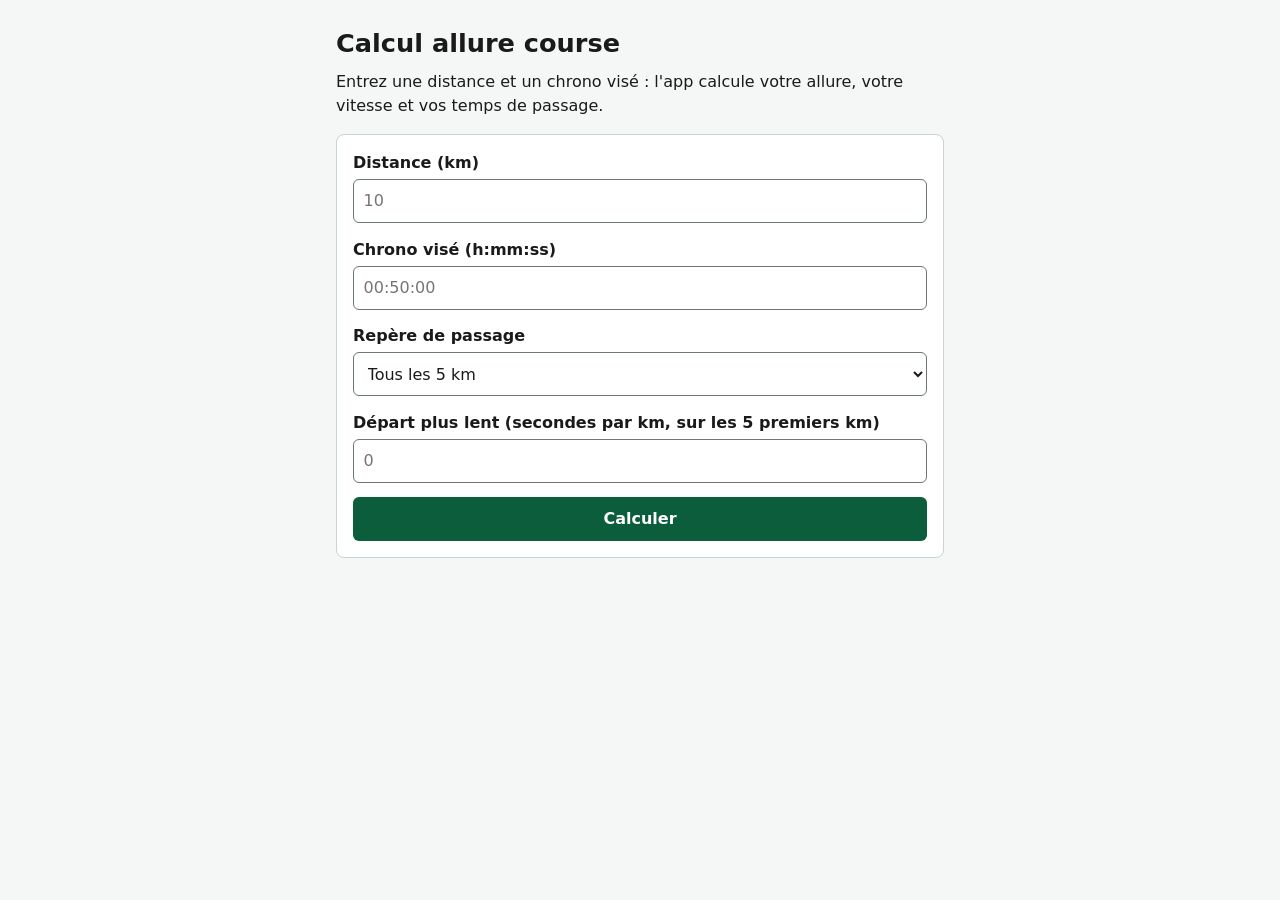
<file: apps/calcul-allure-course/index.html>
<!DOCTYPE html>
<html lang="fr">
<head><meta http-equiv="Content-Security-Policy" content="default-src 'self'; script-src 'self'; style-src 'self'; img-src 'self' data:; font-src 'self'; connect-src 'none'; media-src 'self' data:; frame-src 'none'; worker-src 'none'; object-src 'none'; base-uri 'none'; form-action 'none'"><meta name="referrer" content="no-referrer">
  <meta charset="utf-8">
  <meta name="viewport" content="width=device-width, initial-scale=1">
  <title>Calcul allure course</title>
  <link rel="stylesheet" href="style.css">
  <script type="module" src="app.js"></script>
</head>
<body>
  <main class="page">
    <h1>Calcul allure course</h1>
    <p class="intro">Entrez une distance et un chrono visé : l'app calcule votre allure, votre vitesse et vos temps de passage.</p>

    <form id="form-allure" class="card">
      <div class="field">
        <label for="distance">Distance (km)</label>
        <input id="distance" name="distance" type="text" inputmode="decimal" autocomplete="off" placeholder="10">
      </div>
      <div class="field">
        <label for="chrono">Chrono visé (h:mm:ss)</label>
        <input id="chrono" name="chrono" type="text" inputmode="numeric" autocomplete="off" placeholder="00:50:00">
      </div>
      <div class="field">
        <label for="repere">Repère de passage</label>
        <select id="repere" name="repere">
          <option value="1">Tous les 1 km</option>
          <option value="2">Tous les 2 km</option>
          <option value="5" selected>Tous les 5 km</option>
        </select>
      </div>
      <div class="field">
        <label for="depart">Départ plus lent (secondes par km, sur les 5 premiers km)</label>
        <input id="depart" name="depart" type="text" inputmode="decimal" autocomplete="off" placeholder="0">
      </div>
      <button type="submit" id="calculer" class="btn">Calculer</button>
    </form>

    <p id="erreur" class="erreur" role="alert"></p>

    <section id="resultats" class="card" hidden>
      <h2>Allure</h2>
      <p>Allure : <strong id="allure"></strong></p>
      <p>Vitesse : <strong id="vitesse"></strong></p>

      <h2>Temps de passage</h2>
      <table class="passages">
        <thead>
          <tr><th scope="col">Repère</th><th scope="col">Temps</th></tr>
        </thead>
        <tbody id="passages"></tbody>
      </table>
    </section>
  </main>
</body>
</html>
</file>
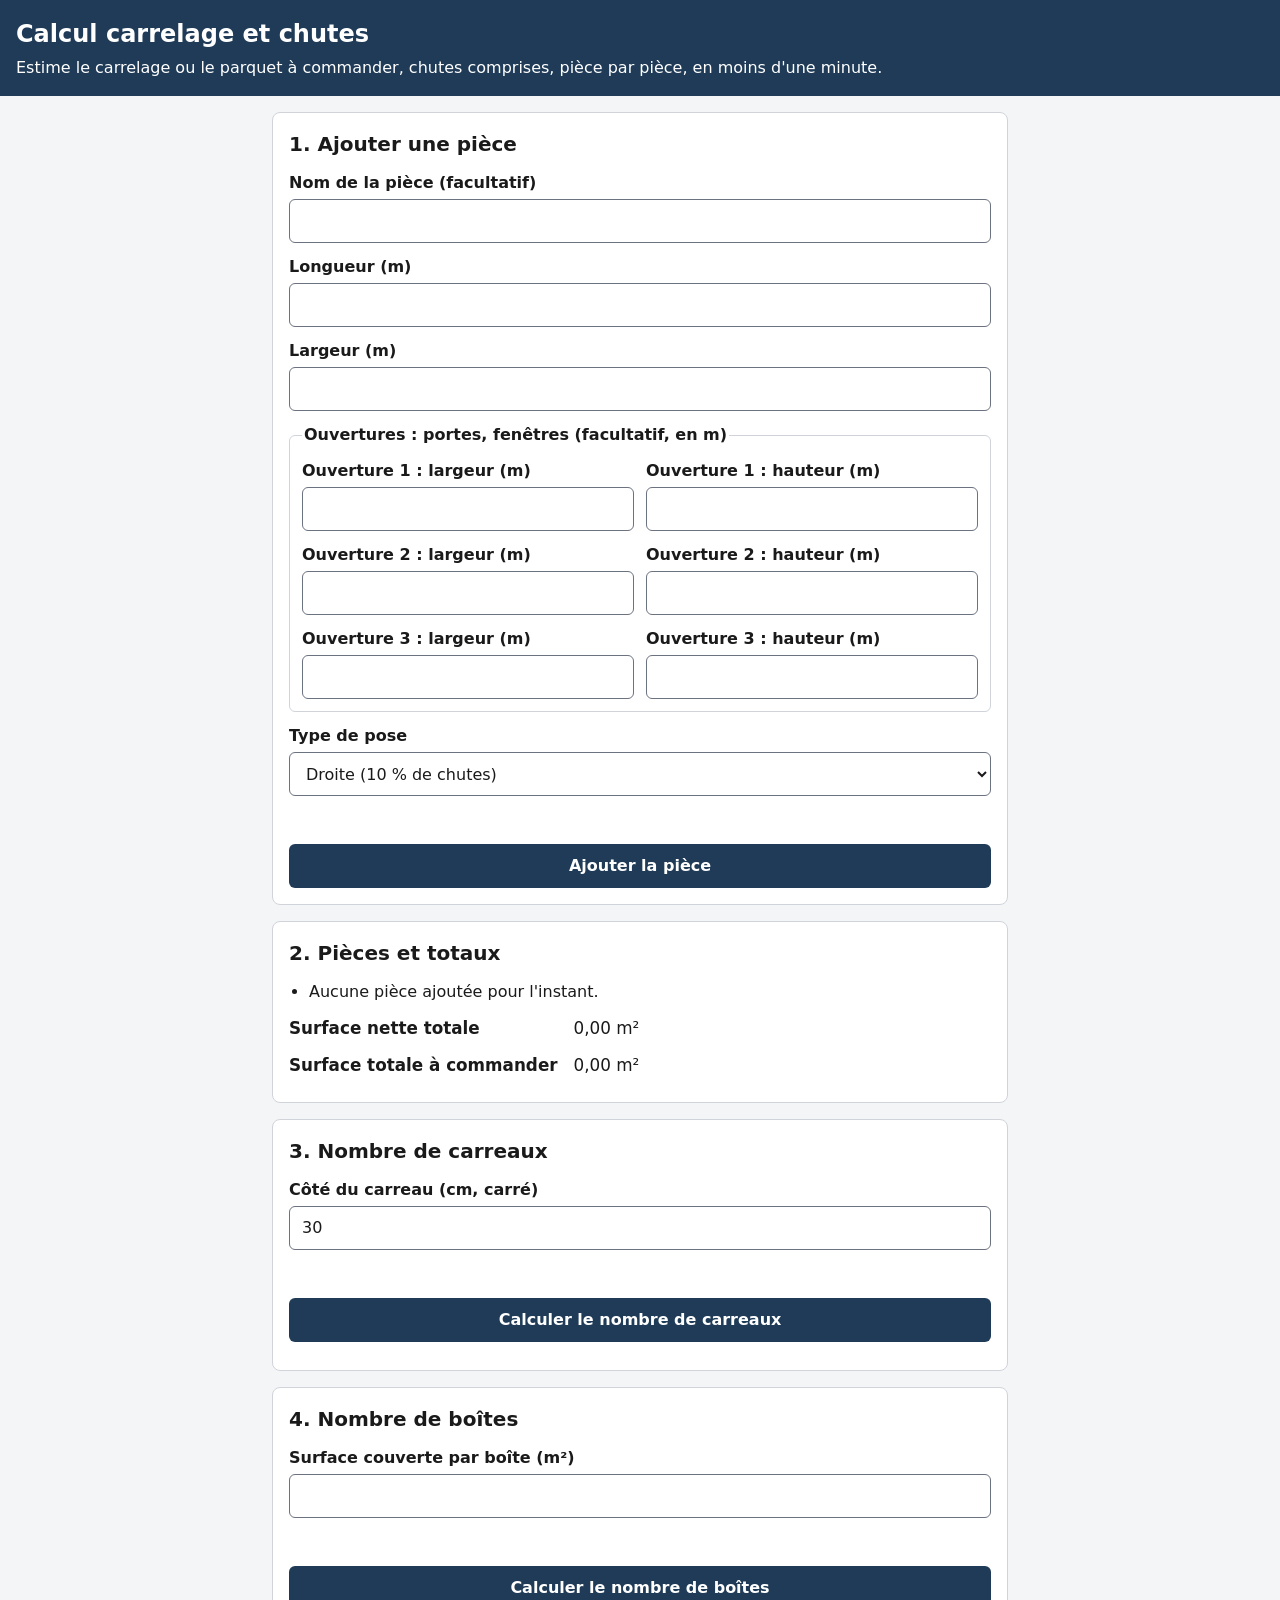
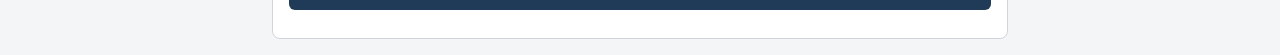
<file: apps/calcul-carrelage-chutes/index.html>
<!DOCTYPE html>
<html lang="fr">
<head><meta http-equiv="Content-Security-Policy" content="default-src 'self'; script-src 'self'; style-src 'self'; img-src 'self' data:; font-src 'self'; connect-src 'none'; media-src 'self' data:; frame-src 'none'; worker-src 'none'; object-src 'none'; base-uri 'none'; form-action 'none'"><meta name="referrer" content="no-referrer">
  <meta charset="utf-8">
  <meta name="viewport" content="width=device-width, initial-scale=1">
  <title>Calcul carrelage et chutes</title>
  <link rel="stylesheet" href="style.css">
</head>
<body>
  <header class="entete">
    <h1>Calcul carrelage et chutes</h1>
    <p>Estime le carrelage ou le parquet à commander, chutes comprises, pièce par pièce, en moins d'une minute.</p>
  </header>

  <main class="contenu">
    <section class="carte" aria-labelledby="titre-piece">
      <h2 id="titre-piece">1. Ajouter une pièce</h2>
      <form id="form-piece" class="formulaire" novalidate>
        <div class="champ">
          <label for="nom">Nom de la pièce (facultatif)</label>
          <input id="nom" name="nom" type="text" autocomplete="off">
        </div>
        <div class="champ">
          <label for="longueur">Longueur (m)</label>
          <input id="longueur" name="longueur" type="text" inputmode="decimal" autocomplete="off">
        </div>
        <div class="champ">
          <label for="largeur">Largeur (m)</label>
          <input id="largeur" name="largeur" type="text" inputmode="decimal" autocomplete="off">
        </div>

        <fieldset class="ouvertures">
          <legend>Ouvertures : portes, fenêtres (facultatif, en m)</legend>
          <div class="ligne-ouverture">
            <div class="champ">
              <label for="o1-largeur">Ouverture 1 : largeur (m)</label>
              <input id="o1-largeur" type="text" inputmode="decimal" autocomplete="off">
            </div>
            <div class="champ">
              <label for="o1-hauteur">Ouverture 1 : hauteur (m)</label>
              <input id="o1-hauteur" type="text" inputmode="decimal" autocomplete="off">
            </div>
          </div>
          <div class="ligne-ouverture">
            <div class="champ">
              <label for="o2-largeur">Ouverture 2 : largeur (m)</label>
              <input id="o2-largeur" type="text" inputmode="decimal" autocomplete="off">
            </div>
            <div class="champ">
              <label for="o2-hauteur">Ouverture 2 : hauteur (m)</label>
              <input id="o2-hauteur" type="text" inputmode="decimal" autocomplete="off">
            </div>
          </div>
          <div class="ligne-ouverture">
            <div class="champ">
              <label for="o3-largeur">Ouverture 3 : largeur (m)</label>
              <input id="o3-largeur" type="text" inputmode="decimal" autocomplete="off">
            </div>
            <div class="champ">
              <label for="o3-hauteur">Ouverture 3 : hauteur (m)</label>
              <input id="o3-hauteur" type="text" inputmode="decimal" autocomplete="off">
            </div>
          </div>
        </fieldset>

        <div class="champ">
          <label for="pose">Type de pose</label>
          <select id="pose" name="pose">
            <option value="droite">Droite (10 % de chutes)</option>
            <option value="diagonale">Diagonale (15 % de chutes)</option>
            <option value="motifs">Motifs (20 % de chutes)</option>
          </select>
        </div>

        <p id="erreur-piece" class="erreur" role="alert"></p>
        <button type="submit" class="bouton">Ajouter la pièce</button>
      </form>
    </section>

    <section class="carte" aria-labelledby="titre-liste">
      <h2 id="titre-liste">2. Pièces et totaux</h2>
      <ul id="liste-pieces" class="liste"></ul>
      <dl class="totaux">
        <dt>Surface nette totale</dt>
        <dd id="total-nette">0,00 m²</dd>
        <dt>Surface totale à commander</dt>
        <dd id="total-commander">0,00 m²</dd>
      </dl>
    </section>

    <section class="carte" aria-labelledby="titre-carreaux">
      <h2 id="titre-carreaux">3. Nombre de carreaux</h2>
      <form id="form-carreaux" class="formulaire" novalidate>
        <div class="champ">
          <label for="cote-carreau">Côté du carreau (cm, carré)</label>
          <input id="cote-carreau" type="text" inputmode="decimal" autocomplete="off" value="30">
        </div>
        <p id="erreur-carreaux" class="erreur" role="alert"></p>
        <button type="submit" class="bouton">Calculer le nombre de carreaux</button>
      </form>
      <p id="resultat-carreaux" class="resultat" aria-live="polite"></p>
    </section>

    <section class="carte" aria-labelledby="titre-boites">
      <h2 id="titre-boites">4. Nombre de boîtes</h2>
      <form id="form-boites" class="formulaire" novalidate>
        <div class="champ">
          <label for="couverture-boite">Surface couverte par boîte (m²)</label>
          <input id="couverture-boite" type="text" inputmode="decimal" autocomplete="off">
        </div>
        <p id="erreur-boites" class="erreur" role="alert"></p>
        <button type="submit" class="bouton">Calculer le nombre de boîtes</button>
      </form>
      <p id="resultat-boites" class="resultat" aria-live="polite"></p>
    </section>
  </main>

  <script type="module" src="app.js"></script>
</body>
</html>
</file>
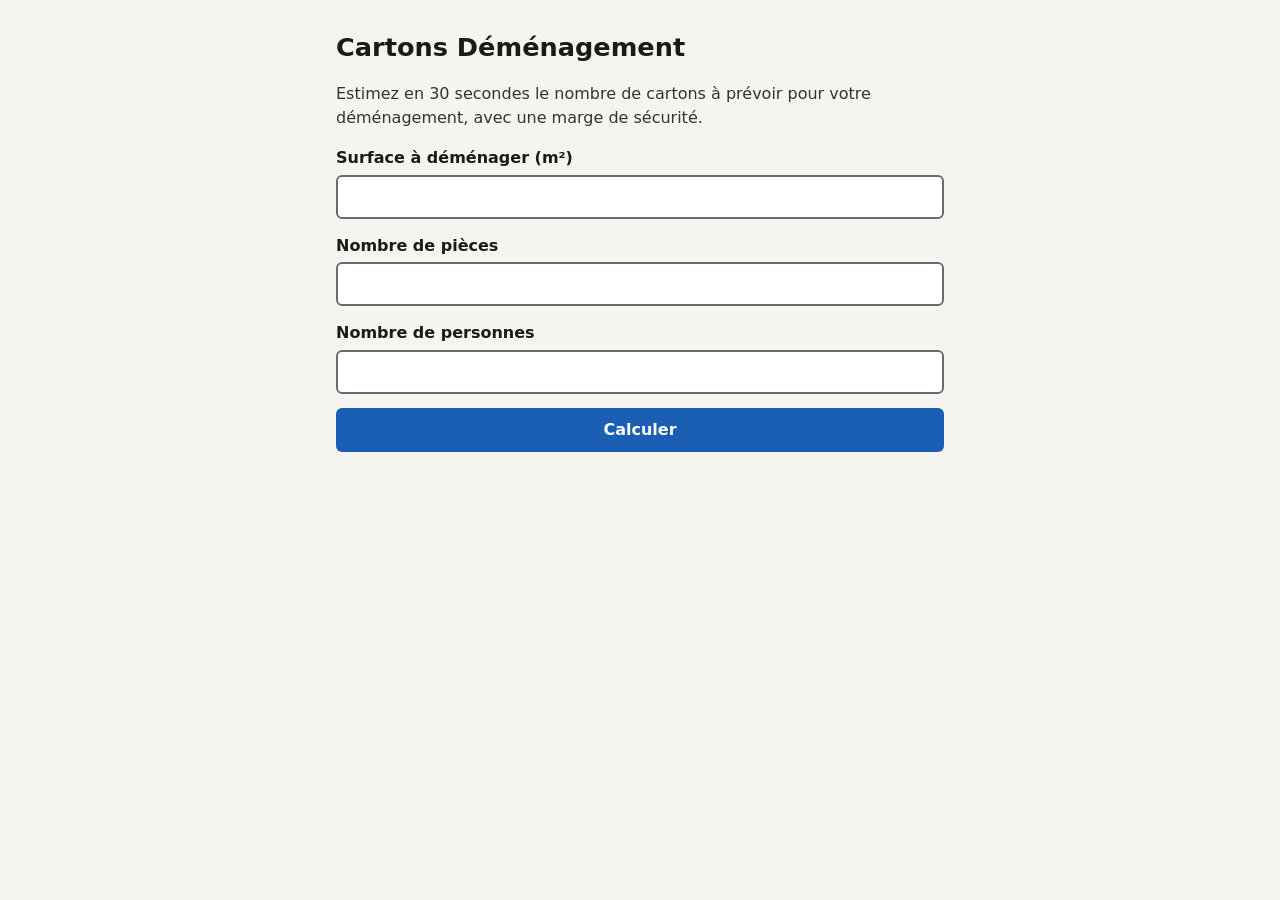
<file: apps/calcul-cartons-demenagement/index.html>
<!DOCTYPE html>
<html lang="fr">
<head><meta http-equiv="Content-Security-Policy" content="default-src 'self'; script-src 'self'; style-src 'self'; img-src 'self' data:; font-src 'self'; connect-src 'none'; media-src 'self' data:; frame-src 'none'; worker-src 'none'; object-src 'none'; base-uri 'none'; form-action 'none'"><meta name="referrer" content="no-referrer">
  <meta charset="utf-8">
  <meta name="viewport" content="width=device-width, initial-scale=1">
  <title>Cartons Déménagement</title>
  <link rel="stylesheet" href="style.css">
</head>
<body>
  <main class="page">
    <h1>Cartons Déménagement</h1>
    <p class="intro">Estimez en 30 secondes le nombre de cartons à prévoir pour votre déménagement, avec une marge de sécurité.</p>

    <form id="form" class="form" novalidate>
      <div class="field">
        <label for="surface">Surface à déménager (m²)</label>
        <input id="surface" name="surface" type="text" inputmode="decimal" autocomplete="off">
      </div>
      <div class="field">
        <label for="pieces">Nombre de pièces</label>
        <input id="pieces" name="pieces" type="text" inputmode="numeric" autocomplete="off">
      </div>
      <div class="field">
        <label for="personnes">Nombre de personnes</label>
        <input id="personnes" name="personnes" type="text" inputmode="numeric" autocomplete="off">
      </div>
      <button id="calculer" type="submit" class="btn">Calculer</button>
    </form>

    <p id="erreur" class="erreur" role="alert" hidden></p>

    <section id="resultat" class="resultat" aria-live="polite" hidden>
      <h2>Estimation</h2>
      <dl class="stats">
        <div class="stat"><dt>Volume à déménager</dt><dd id="out-volume"></dd></div>
        <div class="stat"><dt>Cartons nécessaires</dt><dd id="out-cartons"></dd></div>
        <div class="stat"><dt>Marge de sécurité</dt><dd id="out-marge"></dd></div>
        <div class="stat"><dt>Total à prévoir</dt><dd id="out-total"></dd></div>
      </dl>
    </section>
  </main>
  <script type="module" src="app.js"></script>
</body>
</html>
</file>
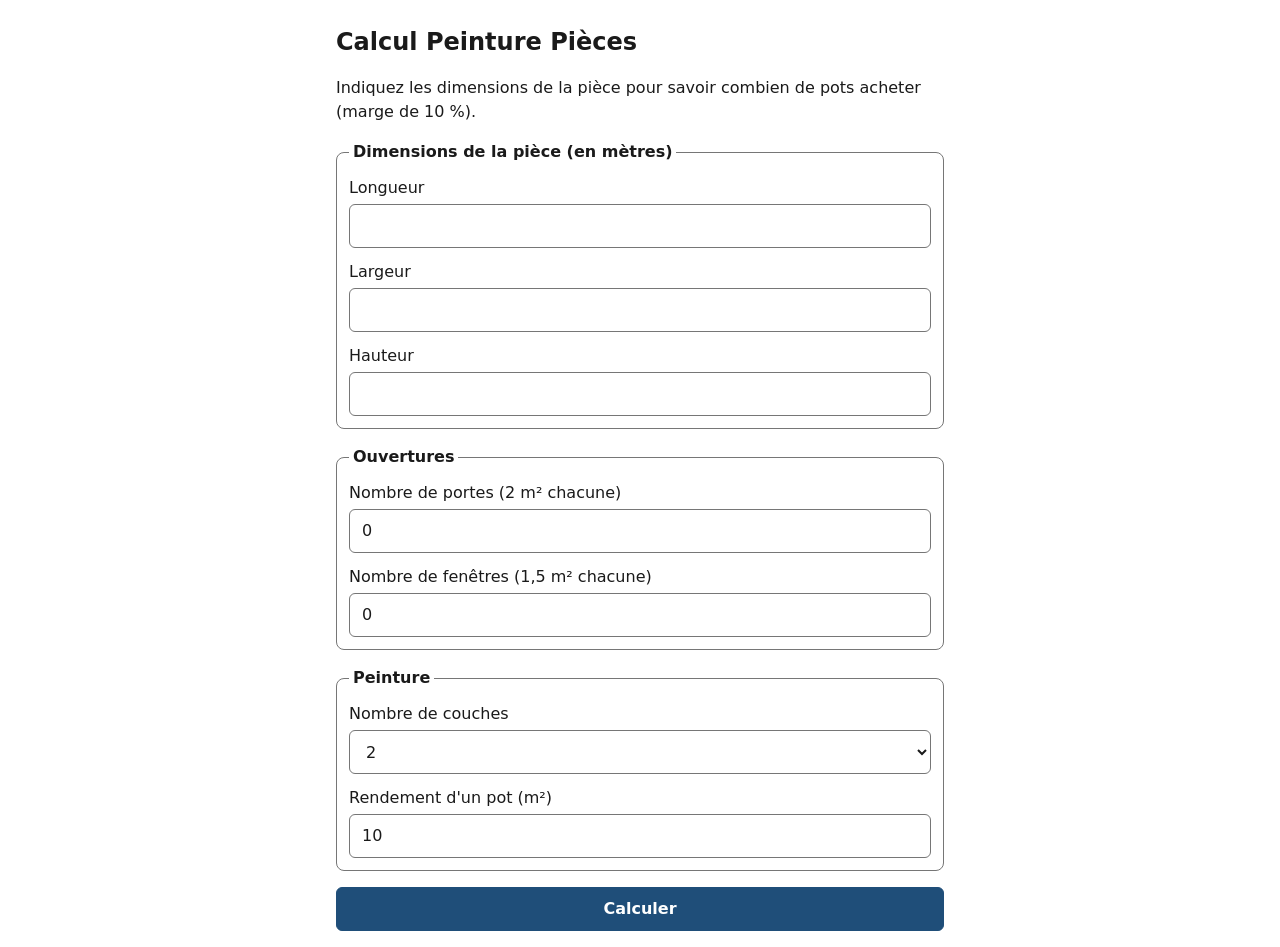
<file: apps/calcul-peinture-pieces/index.html>
<!DOCTYPE html>
<html lang="fr">
<head><meta http-equiv="Content-Security-Policy" content="default-src 'self'; script-src 'self'; style-src 'self'; img-src 'self' data:; font-src 'self'; connect-src 'none'; media-src 'self' data:; frame-src 'none'; worker-src 'none'; object-src 'none'; base-uri 'none'; form-action 'none'"><meta name="referrer" content="no-referrer">
  <meta charset="utf-8">
  <meta name="viewport" content="width=device-width, initial-scale=1">
  <title>Calcul Peinture Pièces</title>
  <link rel="stylesheet" href="style.css">
  <script type="module" src="app.js"></script>
</head>
<body>
  <main class="conteneur">
    <h1>Calcul Peinture Pièces</h1>
    <p>Indiquez les dimensions de la pièce pour savoir combien de pots acheter (marge de 10 %).</p>

    <form id="form-calcul" class="formulaire" novalidate>
      <fieldset class="groupe">
        <legend>Dimensions de la pièce (en mètres)</legend>
        <div class="champ">
          <label for="longueur">Longueur</label>
          <input id="longueur" name="longueur" type="text" inputmode="decimal" autocomplete="off">
        </div>
        <div class="champ">
          <label for="largeur">Largeur</label>
          <input id="largeur" name="largeur" type="text" inputmode="decimal" autocomplete="off">
        </div>
        <div class="champ">
          <label for="hauteur">Hauteur</label>
          <input id="hauteur" name="hauteur" type="text" inputmode="decimal" autocomplete="off">
        </div>
      </fieldset>

      <fieldset class="groupe">
        <legend>Ouvertures</legend>
        <div class="champ">
          <label for="portes">Nombre de portes (2 m² chacune)</label>
          <input id="portes" name="portes" type="number" min="0" step="1" value="0">
        </div>
        <div class="champ">
          <label for="fenetres">Nombre de fenêtres (1,5 m² chacune)</label>
          <input id="fenetres" name="fenetres" type="number" min="0" step="1" value="0">
        </div>
      </fieldset>

      <fieldset class="groupe">
        <legend>Peinture</legend>
        <div class="champ">
          <label for="couches">Nombre de couches</label>
          <select id="couches" name="couches">
            <option value="1">1</option>
            <option value="2" selected>2</option>
            <option value="3">3</option>
            <option value="4">4</option>
          </select>
        </div>
        <div class="champ">
          <label for="rendement">Rendement d'un pot (m²)</label>
          <input id="rendement" name="rendement" type="text" inputmode="decimal" value="10">
        </div>
      </fieldset>

      <button type="submit" class="bouton">Calculer</button>
    </form>

    <p id="erreur" class="erreur" role="alert" hidden></p>

    <section id="resultat" class="resultat" aria-live="polite" hidden>
      <h2>Résultat</h2>
      <ul id="lignes-resultat"></ul>
    </section>
  </main>
</body>
</html>
</file>
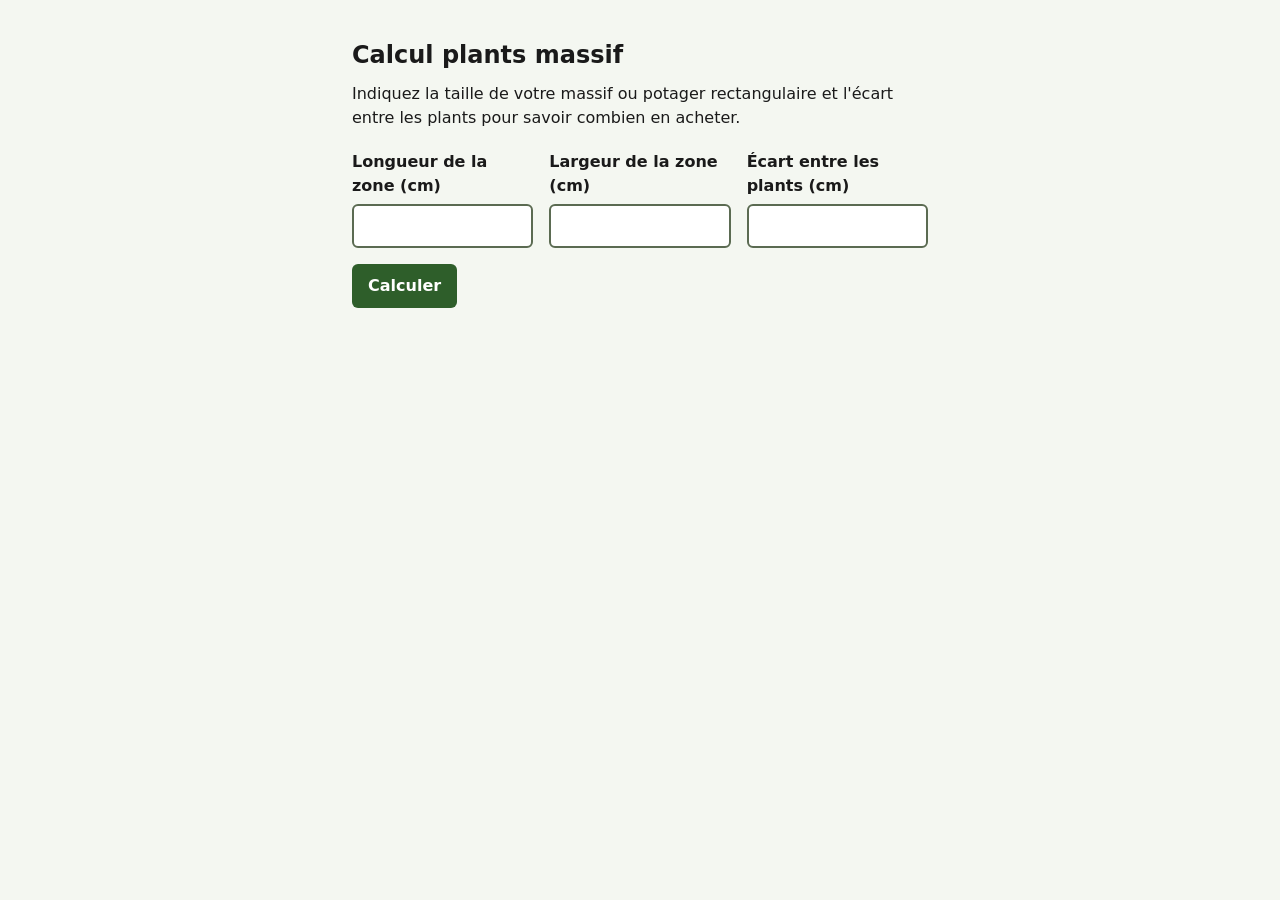
<file: apps/calcul-plants-massif/index.html>
<!DOCTYPE html>
<html lang="fr">
<head><meta http-equiv="Content-Security-Policy" content="default-src 'self'; script-src 'self'; style-src 'self'; img-src 'self' data:; font-src 'self'; connect-src 'none'; media-src 'self' data:; frame-src 'none'; worker-src 'none'; object-src 'none'; base-uri 'none'; form-action 'none'"><meta name="referrer" content="no-referrer">
  <meta charset="utf-8">
  <meta name="viewport" content="width=device-width, initial-scale=1">
  <title>Calcul plants massif</title>
  <link rel="stylesheet" href="style.css">
  <script type="module" src="app.js"></script>
</head>
<body>
  <main class="conteneur">
    <h1>Calcul plants massif</h1>
    <p class="intro">Indiquez la taille de votre massif ou potager rectangulaire et l'écart entre les plants pour savoir combien en acheter.</p>

    <form id="form-massif" class="formulaire" novalidate>
      <div class="champ">
        <label for="longueur">Longueur de la zone (cm)</label>
        <input id="longueur" name="longueur" type="number" inputmode="decimal" min="0" step="any" autocomplete="off">
      </div>
      <div class="champ">
        <label for="largeur">Largeur de la zone (cm)</label>
        <input id="largeur" name="largeur" type="number" inputmode="decimal" min="0" step="any" autocomplete="off">
      </div>
      <div class="champ">
        <label for="ecart">Écart entre les plants (cm)</label>
        <input id="ecart" name="ecart" type="number" inputmode="decimal" min="0" step="any" autocomplete="off">
      </div>
      <button type="submit" class="bouton">Calculer</button>
    </form>

    <p id="erreur" class="erreur" role="alert" hidden></p>

    <section id="resultat" class="resultat" aria-live="polite" hidden>
      <p id="resultat-total" class="resultat-total"></p>
      <p id="resultat-detail" class="resultat-detail"></p>
    </section>
  </main>
</body>
</html>
</file>
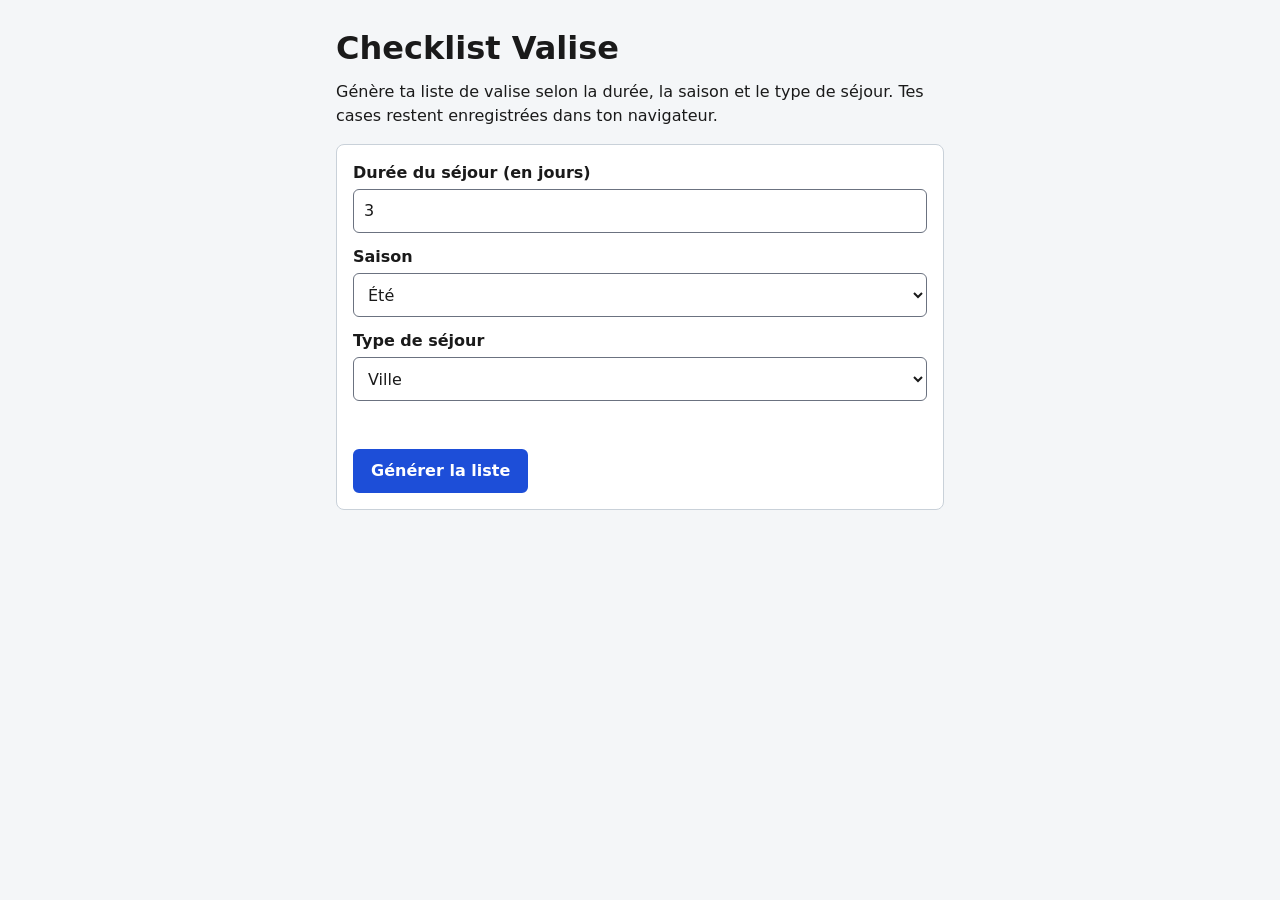
<file: apps/checklist-valise/index.html>
<!DOCTYPE html>
<html lang="fr">
<head><meta http-equiv="Content-Security-Policy" content="default-src 'self'; script-src 'self'; style-src 'self'; img-src 'self' data:; font-src 'self'; connect-src 'none'; media-src 'self' data:; frame-src 'none'; worker-src 'none'; object-src 'none'; base-uri 'none'; form-action 'none'"><meta name="referrer" content="no-referrer">
  <meta charset="utf-8">
  <meta name="viewport" content="width=device-width, initial-scale=1">
  <title>Checklist Valise</title>
  <link rel="stylesheet" href="style.css">
</head>
<body>
  <main class="container">
    <h1>Checklist Valise</h1>
    <p class="intro">Génère ta liste de valise selon la durée, la saison et le type de séjour. Tes cases restent enregistrées dans ton navigateur.</p>

    <form id="trip-form" class="card" novalidate>
      <div class="field">
        <label for="duration">Durée du séjour (en jours)</label>
        <input id="duration" name="duration" type="number" min="1" max="60" inputmode="numeric" value="3">
      </div>
      <div class="field">
        <label for="season">Saison</label>
        <select id="season" name="season">
          <option value="ete">Été</option>
          <option value="hiver">Hiver</option>
          <option value="mi-saison">Mi-saison</option>
        </select>
      </div>
      <div class="field">
        <label for="trip-type">Type de séjour</label>
        <select id="trip-type" name="tripType">
          <option value="ville">Ville</option>
          <option value="montagne">Montagne</option>
          <option value="plage">Plage</option>
        </select>
      </div>
      <p id="form-error" class="error" role="alert" aria-live="assertive"></p>
      <button id="generate" type="submit" class="btn btn-primary">Générer la liste</button>
    </form>

    <section id="result" class="card" hidden>
      <div class="progress-row">
        <p id="progress" class="progress" aria-live="polite">0 / 0</p>
        <button id="reset" type="button" class="btn btn-secondary">Réinitialiser</button>
      </div>
      <ul id="items" class="items"></ul>
    </section>
  </main>
  <script type="module" src="app.js"></script>
</body>
</html>
</file>
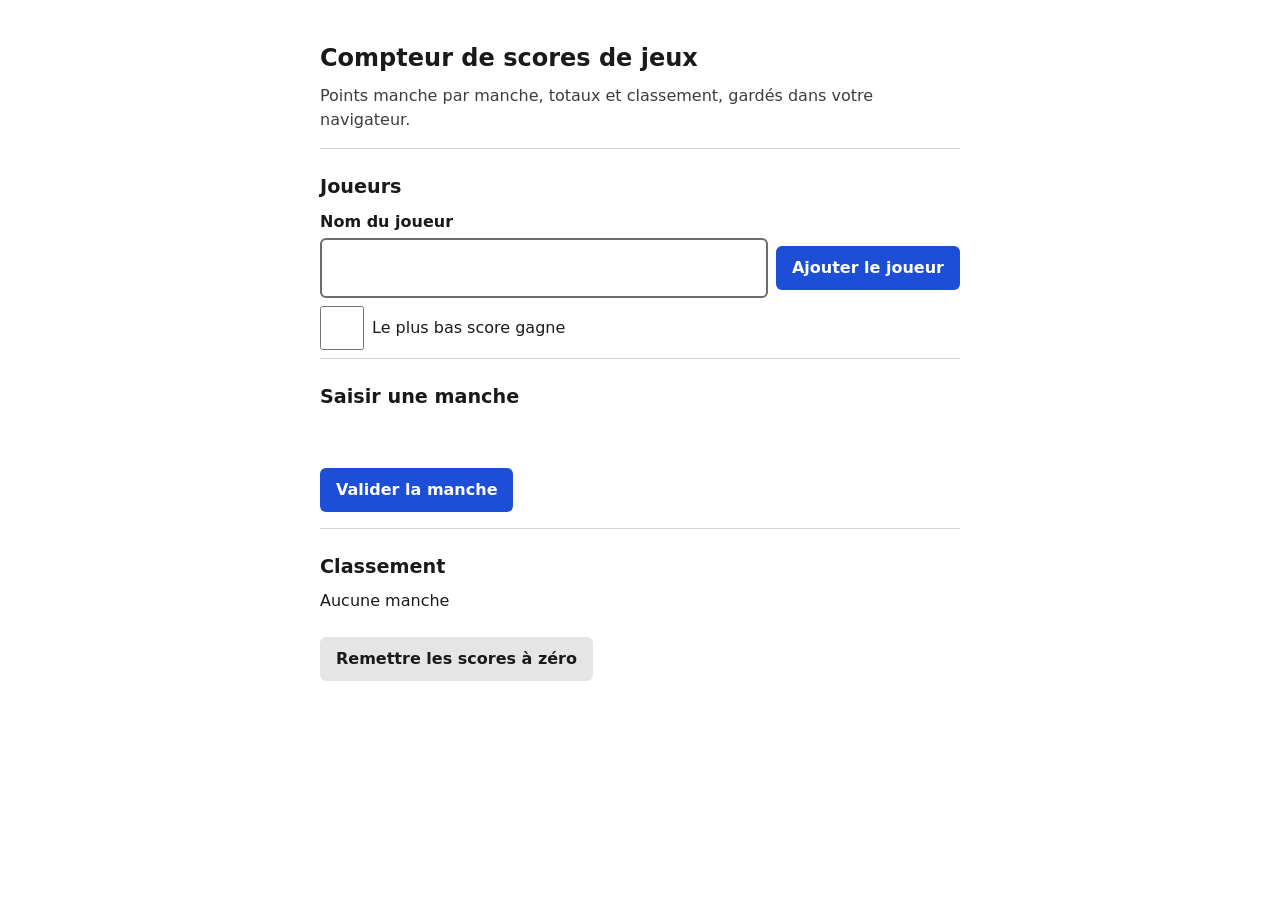
<file: apps/compteur-scores-jeux/index.html>
<!DOCTYPE html>
<html lang="fr">
<head><meta http-equiv="Content-Security-Policy" content="default-src 'self'; script-src 'self'; style-src 'self'; img-src 'self' data:; font-src 'self'; connect-src 'none'; media-src 'self' data:; frame-src 'none'; worker-src 'none'; object-src 'none'; base-uri 'none'; form-action 'none'"><meta name="referrer" content="no-referrer">
  <meta charset="utf-8">
  <meta name="viewport" content="width=device-width, initial-scale=1">
  <title>Compteur de scores de jeux</title>
  <link rel="stylesheet" href="style.css">
  <script type="module" src="app.js"></script>
</head>
<body>
  <header>
    <h1>Compteur de scores de jeux</h1>
    <p class="intro">Points manche par manche, totaux et classement, gardés dans votre navigateur.</p>
  </header>

  <main>
    <section aria-labelledby="titre-joueurs">
      <h2 id="titre-joueurs">Joueurs</h2>
      <form id="form-joueur" class="ligne">
        <label for="nom-joueur">Nom du joueur</label>
        <div class="champ-bouton">
          <input id="nom-joueur" name="nom" type="text" maxlength="30" autocomplete="off" required>
          <button type="submit" class="bouton">Ajouter le joueur</button>
        </div>
      </form>
      <div class="options">
        <input id="plus-bas-gagne" type="checkbox">
        <label for="plus-bas-gagne">Le plus bas score gagne</label>
      </div>
    </section>

    <section aria-labelledby="titre-manche">
      <h2 id="titre-manche">Saisir une manche</h2>
      <form id="form-manche">
        <div id="champs-manche" class="champs"></div>
        <p id="erreur" class="erreur" role="alert"></p>
        <button type="submit" class="bouton">Valider la manche</button>
      </form>
    </section>

    <section aria-labelledby="titre-classement">
      <h2 id="titre-classement">Classement</h2>
      <p id="nombre-manches" class="info">Aucune manche</p>
      <p id="gagnant" class="info" aria-live="polite"></p>
      <ol id="classement" class="classement"></ol>
      <button id="remise-a-zero" type="button" class="bouton bouton-secondaire">Remettre les scores à zéro</button>
    </section>
  </main>
</body>
</html>
</file>
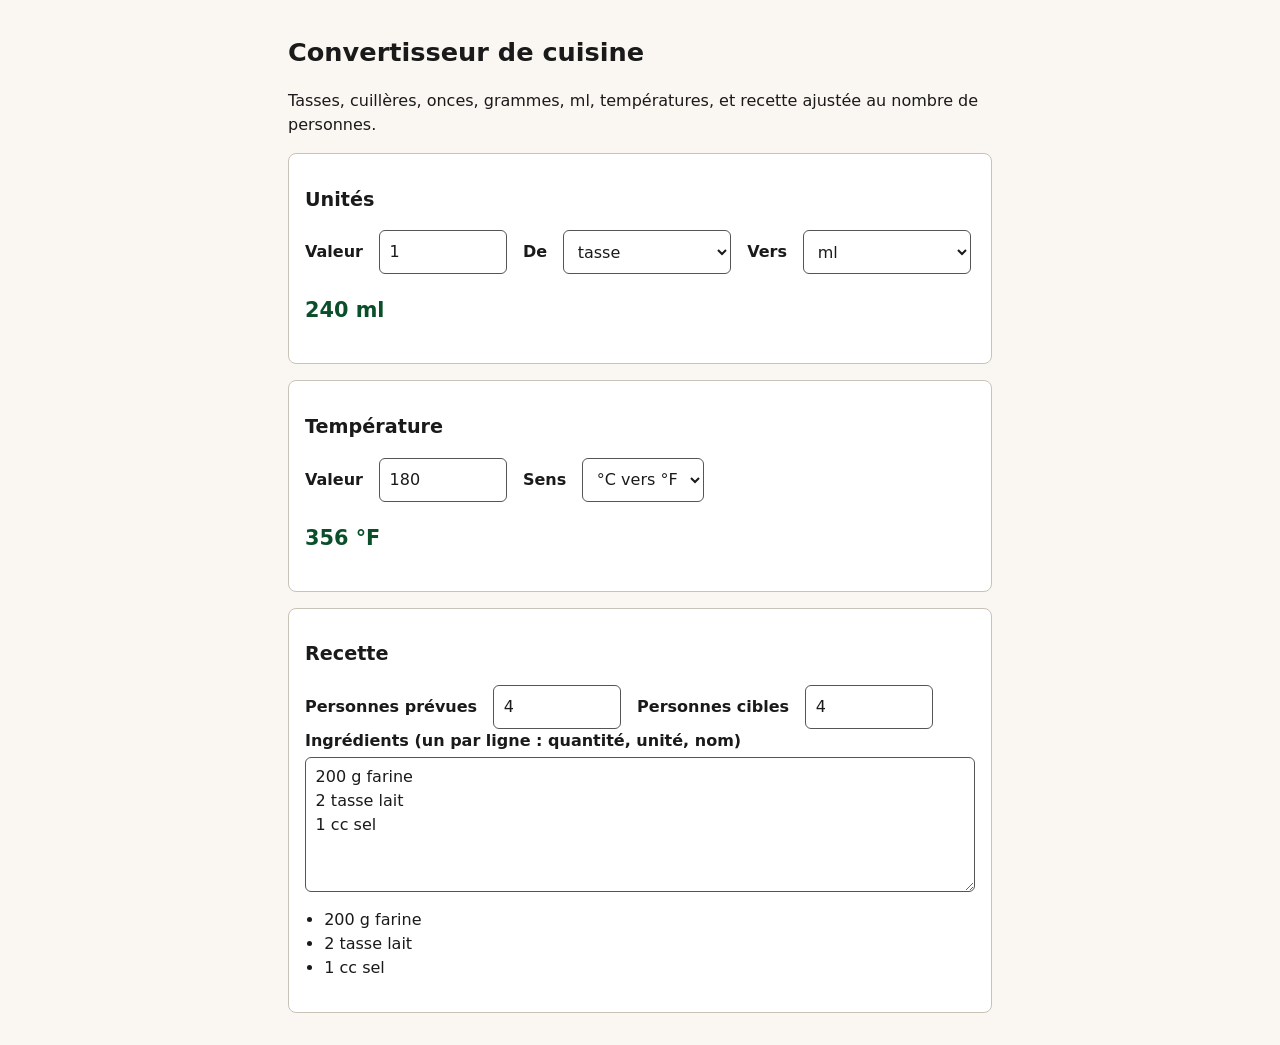
<file: apps/convertisseur-cuisine/index.html>
<!doctype html>
<html lang="fr">
<head><meta http-equiv="Content-Security-Policy" content="default-src 'self'; script-src 'self'; style-src 'self'; img-src 'self' data:; font-src 'self'; connect-src 'none'; media-src 'self' data:; frame-src 'none'; worker-src 'none'; object-src 'none'; base-uri 'none'; form-action 'none'"><meta name="referrer" content="no-referrer">
<meta charset="utf-8">
<meta name="viewport" content="width=device-width, initial-scale=1">
<title>Convertisseur de cuisine</title>
<link rel="stylesheet" href="style.css">
<script type="module" src="app.js"></script>
</head>
<body>
<main>
<h1>Convertisseur de cuisine</h1>
<p class="lead">Tasses, cuillères, onces, grammes, ml, températures, et recette ajustée au nombre de personnes.</p>

<section aria-labelledby="t-unit">
<h2 id="t-unit">Unités</h2>
<div class="row">
<label for="unit-value">Valeur</label>
<input id="unit-value" type="text" inputmode="decimal" autocomplete="off" value="1">
<label for="unit-from">De</label>
<select id="unit-from">
<option value="tasse">tasse</option><option value="cs">cuillère à soupe</option><option value="cc">cuillère à café</option><option value="ml">ml</option><option value="oz">once</option><option value="g">g</option>
</select>
<label for="unit-to">Vers</label>
<select id="unit-to">
<option value="ml">ml</option><option value="tasse">tasse</option><option value="cs">cuillère à soupe</option><option value="cc">cuillère à café</option><option value="g">g</option><option value="oz">once</option>
</select>
</div>
<p id="unit-result" class="result" aria-live="polite"></p>
<p id="unit-error" class="error" role="alert"></p>
</section>

<section aria-labelledby="t-temp">
<h2 id="t-temp">Température</h2>
<div class="row">
<label for="temp-value">Valeur</label>
<input id="temp-value" type="text" inputmode="decimal" autocomplete="off" value="180">
<label for="temp-from">Sens</label>
<select id="temp-from"><option value="C">°C vers °F</option><option value="F">°F vers °C</option></select>
</div>
<p id="temp-result" class="result" aria-live="polite"></p>
<p id="temp-error" class="error" role="alert"></p>
</section>

<section aria-labelledby="t-rec">
<h2 id="t-rec">Recette</h2>
<div class="row">
<label for="base-people">Personnes prévues</label>
<input id="base-people" type="number" min="1" step="1" value="4">
<label for="target-people">Personnes cibles</label>
<input id="target-people" type="number" min="1" step="1" value="4">
</div>
<label for="ingredients">Ingrédients (un par ligne : quantité, unité, nom)</label>
<textarea id="ingredients" rows="5">200 g farine
2 tasse lait
1 cc sel</textarea>
<ul id="recipe-result" class="ingredients" aria-live="polite"></ul>
<p id="recipe-error" class="error" role="alert"></p>
</section>
</main>
</body>
</html>
</file>
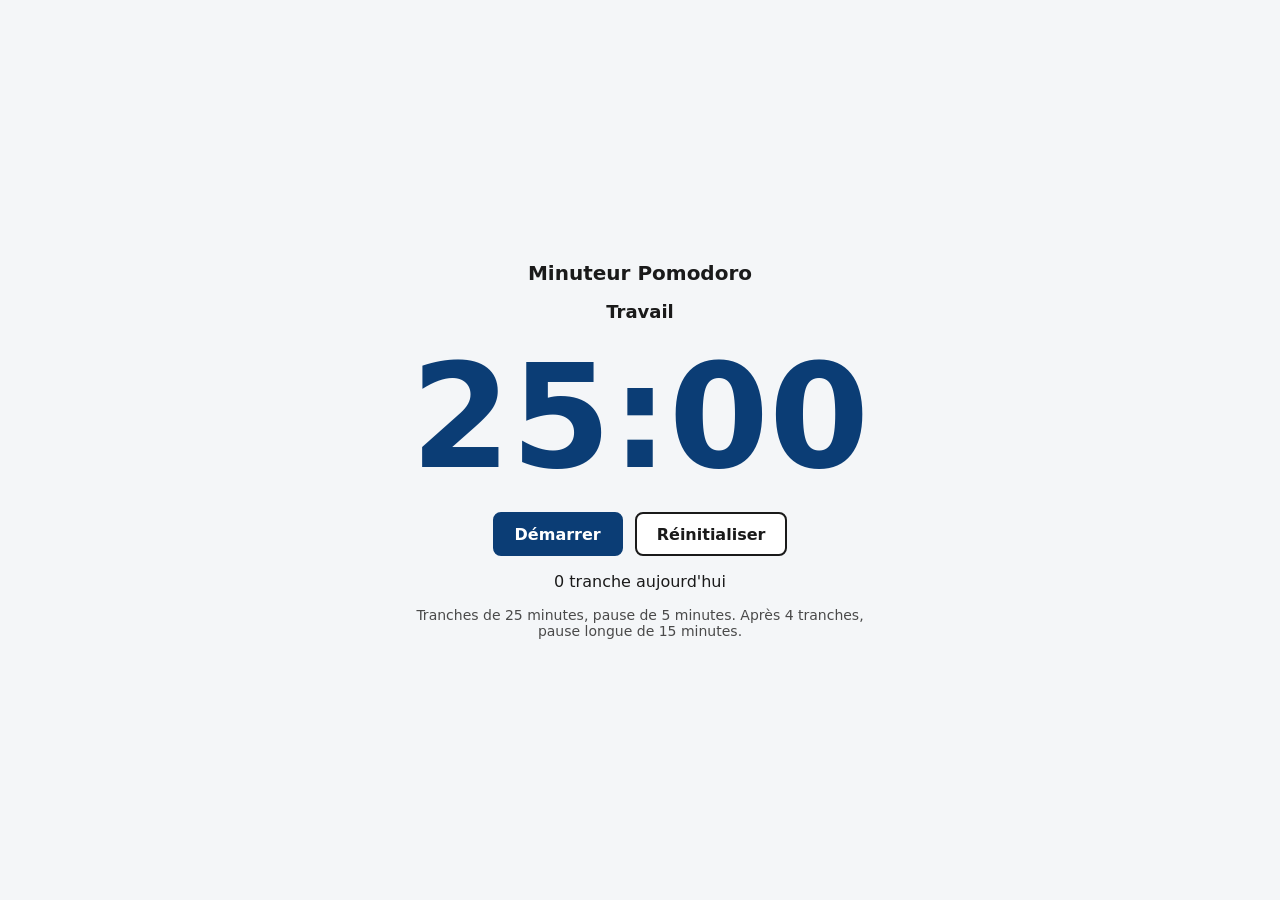
<file: apps/minuteur-pomodoro/index.html>
<!DOCTYPE html>
<html lang="fr">
<head><meta http-equiv="Content-Security-Policy" content="default-src 'self'; script-src 'self'; style-src 'self'; img-src 'self' data:; font-src 'self'; connect-src 'none'; media-src 'self' data:; frame-src 'none'; worker-src 'none'; object-src 'none'; base-uri 'none'; form-action 'none'"><meta name="referrer" content="no-referrer">
  <meta charset="utf-8">
  <meta name="viewport" content="width=device-width, initial-scale=1">
  <title>Minuteur Pomodoro</title>
  <link rel="stylesheet" href="style.css">
</head>
<body>
  <main class="app">
    <h1 class="app-title">Minuteur Pomodoro</h1>
    <p id="phase" class="phase">Travail</p>
    <p id="timer" class="timer phase-work">25:00</p>
    <div class="controls">
      <button id="start-pause" type="button" class="btn btn-primary">Démarrer</button>
      <button id="reset" type="button" class="btn">Réinitialiser</button>
    </div>
    <p id="counter" class="counter">0 tranche aujourd'hui</p>
    <p class="hint">Tranches de 25 minutes, pause de 5 minutes. Après 4 tranches, pause longue de 15 minutes.</p>
  </main>
  <script type="module" src="app.js"></script>
</body>
</html>
</file>
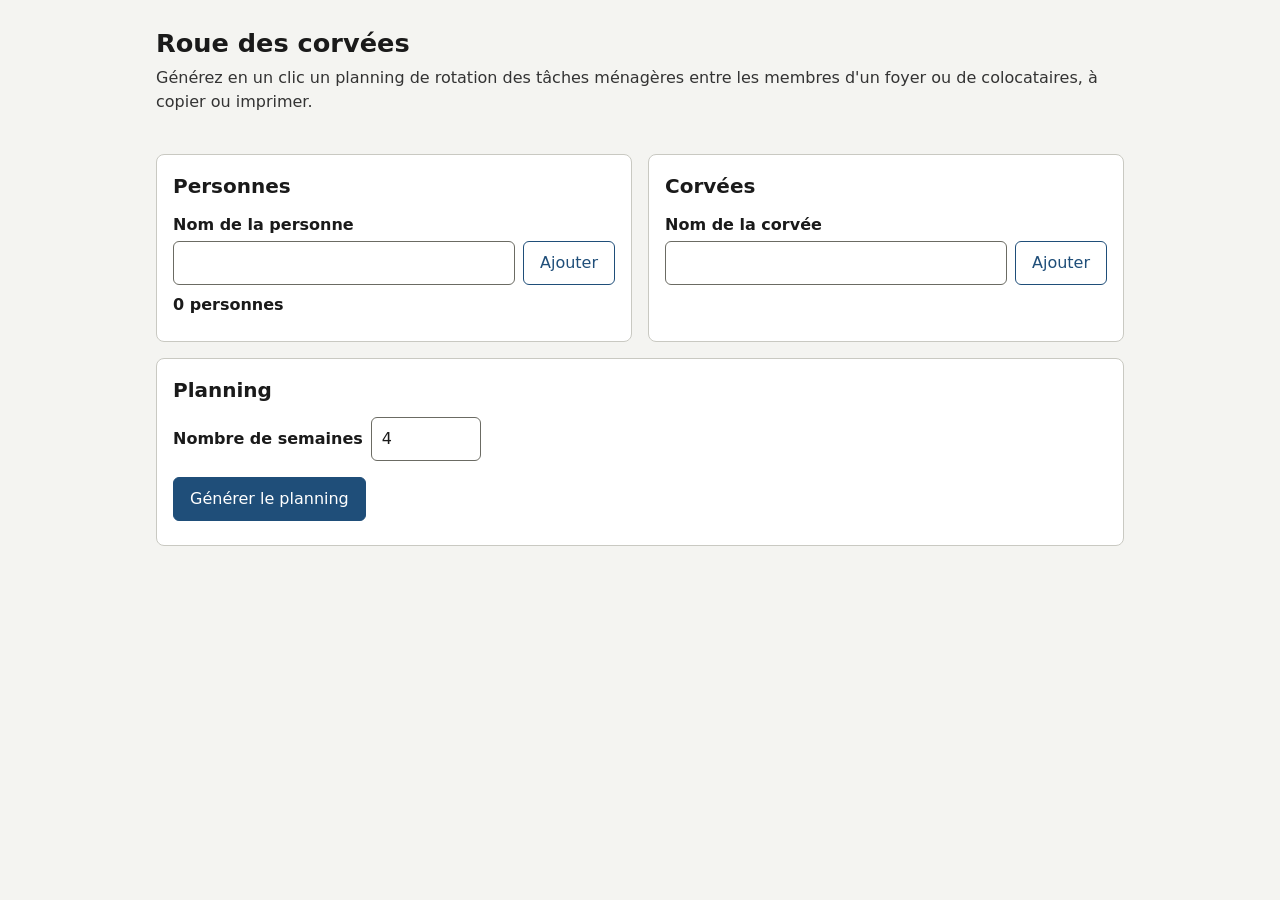
<file: apps/roue-corvees/index.html>
<!DOCTYPE html>
<html lang="fr">
<head><meta http-equiv="Content-Security-Policy" content="default-src 'self'; script-src 'self'; style-src 'self'; img-src 'self' data:; font-src 'self'; connect-src 'none'; media-src 'self' data:; frame-src 'none'; worker-src 'none'; object-src 'none'; base-uri 'none'; form-action 'none'"><meta name="referrer" content="no-referrer">
  <meta charset="utf-8">
  <meta name="viewport" content="width=device-width, initial-scale=1">
  <title>Roue des corvées</title>
  <link rel="stylesheet" href="style.css">
  <script type="module" src="app.js"></script>
</head>
<body>
  <header class="site-header">
    <h1>Roue des corvées</h1>
    <p class="intro">Générez en un clic un planning de rotation des tâches ménagères entre les membres d'un foyer ou de colocataires, à copier ou imprimer.</p>
  </header>

  <main class="layout">
    <section class="card" aria-labelledby="people-title">
      <h2 id="people-title">Personnes</h2>
      <form id="add-person-form" class="add-form">
        <label for="person-input">Nom de la personne</label>
        <div class="row">
          <input id="person-input" name="person" type="text" autocomplete="off" maxlength="60" required>
          <button type="submit" class="btn">Ajouter</button>
        </div>
      </form>
      <p class="count" id="people-count" aria-live="polite">0 personne</p>
      <ul id="people-list" class="item-list"></ul>
    </section>

    <section class="card" aria-labelledby="chores-title">
      <h2 id="chores-title">Corvées</h2>
      <form id="add-chore-form" class="add-form">
        <label for="chore-input">Nom de la corvée</label>
        <div class="row">
          <input id="chore-input" name="chore" type="text" autocomplete="off" maxlength="60" required>
          <button type="submit" class="btn">Ajouter</button>
        </div>
      </form>
      <ul id="chore-list" class="item-list"></ul>
    </section>

    <section class="card card-wide" aria-labelledby="gen-title">
      <h2 id="gen-title">Planning</h2>
      <div class="row weeks-row">
        <label for="weeks">Nombre de semaines</label>
        <input id="weeks" type="number" min="1" max="52" value="4">
      </div>
      <button id="generate" type="button" class="btn btn-primary">Générer le planning</button>
      <p id="message" class="message" role="alert" hidden></p>

      <div id="plan-section" hidden>
        <div id="plan" class="plan"></div>
        <label for="plan-text">Texte à copier</label>
        <textarea id="plan-text" class="plan-text" rows="10" readonly></textarea>
        <div class="row actions">
          <button id="copy" type="button" class="btn">Copier le texte</button>
          <button id="print" type="button" class="btn">Imprimer</button>
        </div>
        <p id="copy-status" class="status" aria-live="polite"></p>
      </div>
    </section>
  </main>
</body>
</html>
</file>
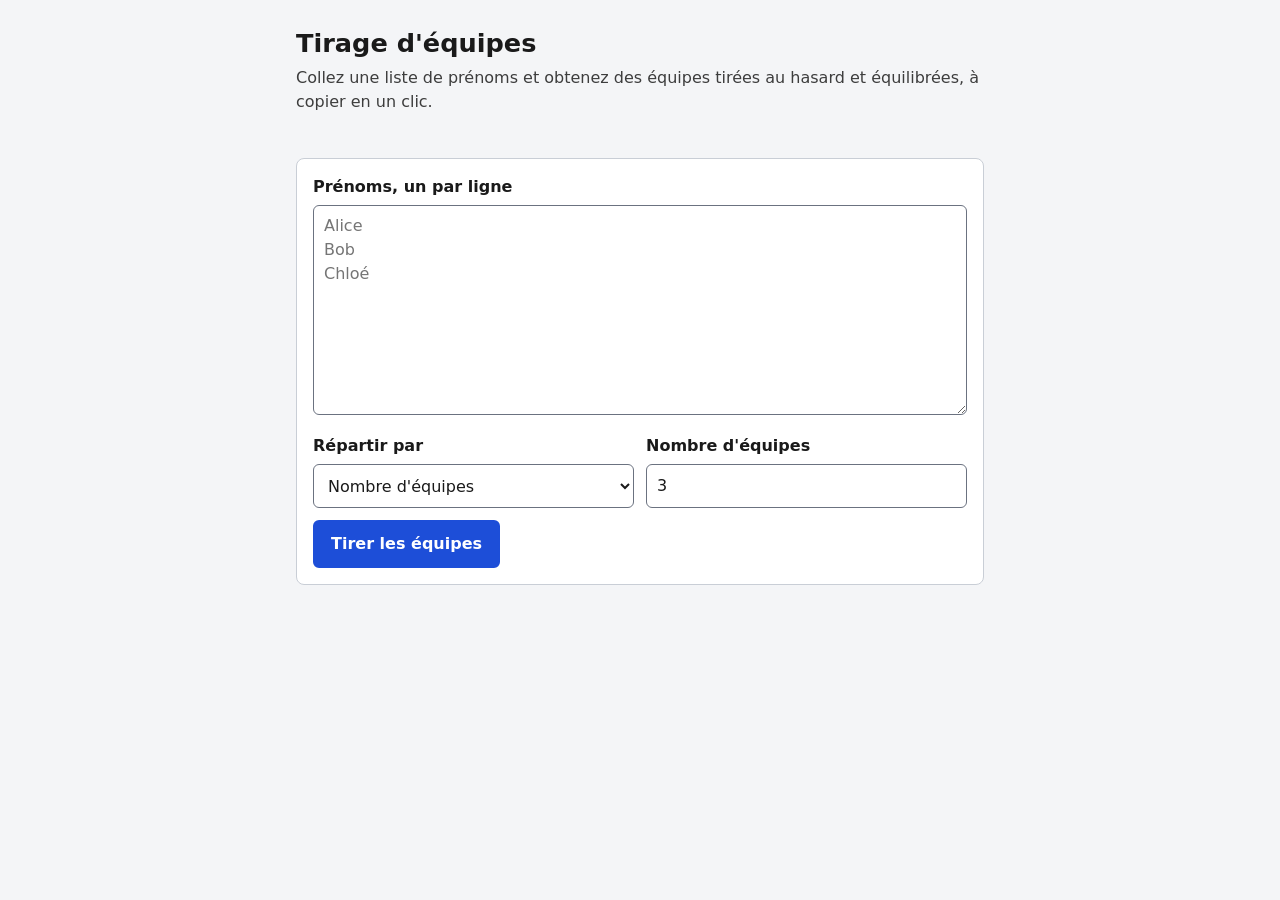
<file: apps/tirage-equipes/index.html>
<!DOCTYPE html>
<html lang="fr">
<head><meta http-equiv="Content-Security-Policy" content="default-src 'self'; script-src 'self'; style-src 'self'; img-src 'self' data:; font-src 'self'; connect-src 'none'; media-src 'self' data:; frame-src 'none'; worker-src 'none'; object-src 'none'; base-uri 'none'; form-action 'none'"><meta name="referrer" content="no-referrer">
  <meta charset="utf-8">
  <meta name="viewport" content="width=device-width, initial-scale=1">
  <title>Tirage d'équipes</title>
  <link rel="stylesheet" href="style.css">
</head>
<body>
  <header class="entete">
    <h1>Tirage d'équipes</h1>
    <p>Collez une liste de prénoms et obtenez des équipes tirées au hasard et équilibrées, à copier en un clic.</p>
  </header>

  <main class="principal">
    <form id="formulaire" class="carte" novalidate>
      <label for="prenoms" class="champ-titre">Prénoms, un par ligne</label>
      <textarea id="prenoms" name="prenoms" rows="8" placeholder="Alice&#10;Bob&#10;Chloé"></textarea>

      <div class="ligne-options">
        <div class="champ">
          <label for="mode">Répartir par</label>
          <select id="mode" name="mode">
            <option value="equipes">Nombre d'équipes</option>
            <option value="taille">Taille d'équipe</option>
          </select>
        </div>
        <div class="champ">
          <label id="libelle-valeur" for="valeur">Nombre d'équipes</label>
          <input id="valeur" name="valeur" type="number" min="1" max="999" value="3" inputmode="numeric">
        </div>
      </div>

      <button type="submit" class="bouton bouton-principal">Tirer les équipes</button>
      <p id="erreur" class="message-erreur" role="alert" hidden></p>
    </form>

    <section id="resultat" class="carte" hidden>
      <h2>Résultat</h2>
      <div id="sortie" class="sortie"></div>
      <button type="button" id="copier" class="bouton bouton-secondaire">Copier</button>
      <p id="retour-copie" class="message-aide" role="status"></p>
    </section>
  </main>
  <script type="module" src="app.js"></script>
</body>
</html>
</file>
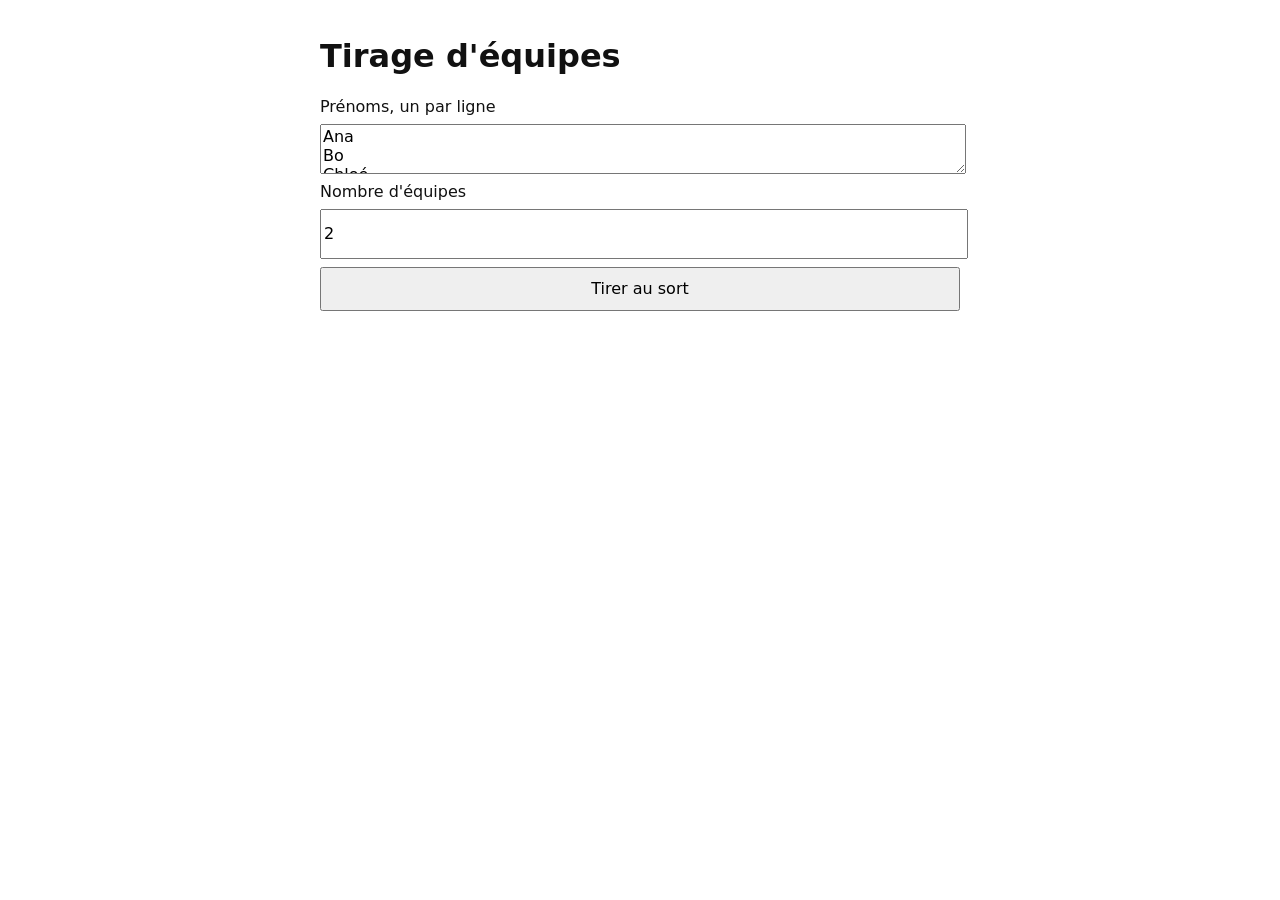
<file: test/fixtures/good-app/index.html>
<!doctype html>
<html lang="fr">
<head>
<meta charset="utf-8">
<meta name="viewport" content="width=device-width, initial-scale=1">
<title>Tirage d'équipes</title>
<link rel="stylesheet" href="style.css">
</head>
<body>
<main>
<h1>Tirage d'équipes</h1>
<label for="names">Prénoms, un par ligne</label>
<textarea id="names">Ana
Bo
Chloé
Dan</textarea>
<label for="count">Nombre d'équipes</label>
<input id="count" type="number" min="2" value="2">
<button id="go">Tirer au sort</button>
<ol id="out"></ol>
</main>
<script type="module" src="app.js"></script>
</body>
</html>
</file>
<file: apps/calcul-allure-course/style.css>
*, *::before, *::after { box-sizing: border-box; }

[hidden] { display: none !important; }

html { -webkit-text-size-adjust: 100%; }

body {
  margin: 0;
  font-family: system-ui, -apple-system, "Segoe UI", Roboto, Helvetica, Arial, sans-serif;
  font-size: 1rem;
  line-height: 1.5;
  color: #1a1a1a;
  background: #f5f7f6;
  overflow-x: hidden;
}

.page {
  width: 100%;
  max-width: 40rem;
  margin: 0 auto;
  padding: 1rem;
  min-width: 0;
}

h1 { font-size: 1.6rem; margin: 0.5rem 0; }
h2 { font-size: 1.15rem; margin: 1rem 0 0.5rem; }

.intro { margin: 0 0 1rem; }

.card {
  background: #ffffff;
  border: 1px solid #c9d3cf;
  border-radius: 0.5rem;
  padding: 1rem;
  margin-bottom: 1rem;
  min-width: 0;
}

.field {
  display: flex;
  flex-direction: column;
  gap: 0.25rem;
  margin-bottom: 0.9rem;
  min-width: 0;
}

label { font-weight: 600; }

input,
select {
  width: 100%;
  min-height: 44px;
  padding: 0.5rem 0.6rem;
  font: inherit;
  color: #1a1a1a;
  background: #ffffff;
  border: 1px solid #6b7770;
  border-radius: 0.375rem;
}

input:focus,
select:focus,
.btn:focus {
  outline: 3px solid #1f6feb;
  outline-offset: 2px;
}

.btn {
  display: block;
  width: 100%;
  min-height: 44px;
  padding: 0.5rem 1rem;
  font: inherit;
  font-weight: 700;
  color: #ffffff;
  background: #0b5d3b;
  border: 0;
  border-radius: 0.375rem;
  cursor: pointer;
}

.btn:hover { background: #084a2f; }

.erreur {
  color: #9b0013;
  font-weight: 600;
  margin: 0 0 1rem;
  overflow-wrap: anywhere;
}

.erreur:empty { display: none; }

.passages {
  width: 100%;
  border-collapse: collapse;
  table-layout: fixed;
}

.passages th,
.passages td {
  padding: 0.6rem 0.5rem;
  text-align: left;
  border-bottom: 1px solid #dfe6e3;
  overflow-wrap: anywhere;
}

.passages td { font-variant-numeric: tabular-nums; }
</file>
<file: apps/calcul-carrelage-chutes/style.css>
*,
*::before,
*::after {
  box-sizing: border-box;
}

html {
  -webkit-text-size-adjust: 100%;
}

body {
  margin: 0;
  font-family: system-ui, -apple-system, "Segoe UI", Roboto, "Helvetica Neue", Arial, sans-serif;
  font-size: 1rem;
  line-height: 1.5;
  color: #1a1a1a;
  background: #f4f5f7;
  overflow-x: hidden;
}

.entete {
  background: #1f3b57;
  color: #ffffff;
  padding: 1rem;
}

.entete h1 {
  margin: 0 0 0.25rem;
  font-size: 1.5rem;
  overflow-wrap: anywhere;
}

.entete p {
  margin: 0;
}

.contenu {
  max-width: 48rem;
  margin: 0 auto;
  padding: 1rem;
  display: grid;
  gap: 1rem;
  min-width: 0;
}

.carte {
  background: #ffffff;
  border: 1px solid #d0d4da;
  border-radius: 0.5rem;
  padding: 1rem;
  min-width: 0;
}

.carte h2 {
  margin: 0 0 0.75rem;
  font-size: 1.25rem;
  overflow-wrap: anywhere;
}

.formulaire {
  display: grid;
  gap: 0.75rem;
  min-width: 0;
}

.champ {
  display: grid;
  gap: 0.25rem;
  min-width: 0;
}

.champ label,
.ouvertures legend {
  font-weight: 600;
  overflow-wrap: anywhere;
}

input,
select {
  width: 100%;
  min-height: 44px;
  padding: 0.5rem 0.75rem;
  font: inherit;
  color: #1a1a1a;
  background: #ffffff;
  border: 1px solid #6b7280;
  border-radius: 0.375rem;
}

input:focus,
select:focus,
.bouton:focus {
  outline: 3px solid #2563eb;
  outline-offset: 2px;
}

.ouvertures {
  border: 1px solid #d0d4da;
  border-radius: 0.375rem;
  padding: 0.75rem;
  margin: 0;
  min-width: 0;
}

.ligne-ouverture {
  display: grid;
  gap: 0.75rem;
  margin-bottom: 0.75rem;
  min-width: 0;
}

.ligne-ouverture:last-child {
  margin-bottom: 0;
}

.bouton {
  min-height: 44px;
  padding: 0.5rem 1rem;
  font: inherit;
  font-weight: 600;
  color: #ffffff;
  background: #1f3b57;
  border: 0;
  border-radius: 0.375rem;
  cursor: pointer;
  max-width: 100%;
}

.bouton:hover {
  background: #163049;
}

.erreur {
  margin: 0;
  color: #9b1c1c;
  font-weight: 600;
  min-height: 1.5em;
  overflow-wrap: anywhere;
}

.liste {
  margin: 0 0 0.75rem;
  padding-left: 1.25rem;
  overflow-wrap: anywhere;
}

.liste li {
  margin-bottom: 0.5rem;
}

.totaux {
  display: grid;
  grid-template-columns: 1fr;
  gap: 0.25rem 1rem;
  margin: 0;
  font-size: 1.05rem;
}

.totaux dt {
  font-weight: 600;
}

.totaux dd {
  margin: 0 0 0.5rem;
  font-variant-numeric: tabular-nums;
}

.resultat {
  margin: 0.75rem 0 0;
  font-weight: 600;
  overflow-wrap: anywhere;
}

@media (min-width: 600px) {
  .ligne-ouverture {
    grid-template-columns: 1fr 1fr;
  }

  .totaux {
    grid-template-columns: auto 1fr;
  }
}
</file>
<file: apps/calcul-cartons-demenagement/style.css>
*, *::before, *::after { box-sizing: border-box; }

html, body { margin: 0; padding: 0; }

body {
  font-family: system-ui, -apple-system, "Segoe UI", Roboto, "Helvetica Neue", Arial, sans-serif;
  font-size: 1rem;
  line-height: 1.5;
  color: #1a1a1a;
  background: #f5f5f0;
  overflow-x: hidden;
}

.page {
  max-width: 40rem;
  margin: 0 auto;
  padding: 1.25rem 1rem 2rem;
}

h1 { font-size: 1.6rem; margin: 0.5rem 0; overflow-wrap: anywhere; }
h2 { font-size: 1.2rem; margin: 0 0 0.5rem; }
.intro { color: #333; overflow-wrap: anywhere; }

.form { display: flex; flex-direction: column; gap: 0.9rem; margin-top: 1rem; }

.field { display: flex; flex-direction: column; gap: 0.3rem; min-width: 0; }
.field label { font-weight: 600; }

.field input {
  width: 100%;
  min-height: 44px;
  padding: 0.5rem 0.75rem;
  font: inherit;
  color: #1a1a1a;
  background: #fff;
  border: 2px solid #6b6b6b;
  border-radius: 6px;
}

.field input:focus { outline: 3px solid #1a5fb4; outline-offset: 2px; }

.btn {
  min-height: 44px;
  min-width: 44px;
  padding: 0.5rem 1.25rem;
  font: inherit;
  font-weight: 700;
  color: #ffffff;
  background: #1a5fb4;
  border: 0;
  border-radius: 6px;
  cursor: pointer;
}

.btn:hover { background: #164f98; }
.btn:focus-visible { outline: 3px solid #1a1a1a; outline-offset: 2px; }

.erreur {
  margin: 1rem 0 0;
  padding: 0.75rem 1rem;
  color: #8a1212;
  background: #fde8e8;
  border: 2px solid #8a1212;
  border-radius: 6px;
  overflow-wrap: anywhere;
}

.resultat {
  margin-top: 1.25rem;
  padding: 1rem;
  background: #fff;
  border: 2px solid #1a5fb4;
  border-radius: 8px;
}

.stats { display: grid; grid-template-columns: 1fr; gap: 0.6rem; margin: 0; }
.stat { display: flex; flex-direction: column; min-width: 0; }
.stat dt { font-weight: 600; color: #333; }
.stat dd { margin: 0; font-size: 1.3rem; font-weight: 700; overflow-wrap: anywhere; }

[hidden] { display: none !important; }

@media (min-width: 600px) {
  .stats { grid-template-columns: repeat(2, minmax(0, 1fr)); }
}
</file>
<file: apps/calcul-peinture-pieces/style.css>
*, *::before, *::after { box-sizing: border-box; }

html, body {
  margin: 0;
  padding: 0;
  max-width: 100%;
  overflow-x: hidden;
}

body {
  font-family: system-ui, -apple-system, "Segoe UI", Roboto, Helvetica, Arial, sans-serif;
  font-size: 1rem;
  line-height: 1.5;
  color: #1a1a1a;
  background: #ffffff;
}

.conteneur {
  max-width: 40rem;
  margin: 0 auto;
  padding: 1rem;
}

h1 { font-size: 1.5rem; margin: 0.5rem 0 1rem; }
h2 { font-size: 1.25rem; margin: 0 0 0.5rem; }

.formulaire { display: flex; flex-direction: column; gap: 1rem; }

.groupe {
  border: 1px solid #767676;
  border-radius: 0.5rem;
  padding: 0.75rem;
  margin: 0;
  min-width: 0;
}

.groupe legend { font-weight: 600; padding: 0 0.25rem; }

.champ {
  display: flex;
  flex-direction: column;
  gap: 0.25rem;
  margin-bottom: 0.75rem;
}

.champ:last-child { margin-bottom: 0; }

.champ label { font-weight: 500; }

input, select, .bouton {
  font: inherit;
  min-height: 44px;
  width: 100%;
  max-width: 100%;
  padding: 0.5rem 0.75rem;
  border: 1px solid #767676;
  border-radius: 0.375rem;
  background: #ffffff;
  color: #1a1a1a;
}

.bouton {
  background: #1f4e79;
  color: #ffffff;
  border-color: #1f4e79;
  font-weight: 600;
  cursor: pointer;
}

.bouton:focus-visible, input:focus-visible, select:focus-visible {
  outline: 3px solid #005fcc;
  outline-offset: 2px;
}

.erreur {
  margin: 1rem 0 0;
  padding: 0.75rem;
  border-left: 4px solid #a40000;
  background: #fdecec;
  color: #6b0000;
  font-weight: 600;
  overflow-wrap: anywhere;
}

.resultat {
  margin-top: 1rem;
  padding: 0.75rem 1rem;
  border: 1px solid #767676;
  border-radius: 0.5rem;
  overflow-wrap: anywhere;
}

.resultat ul { margin: 0; padding-left: 1.25rem; }
.resultat li { margin-bottom: 0.25rem; }

[hidden] { display: none !important; }
</file>
<file: apps/calcul-plants-massif/style.css>
*,
*::before,
*::after {
  box-sizing: border-box;
}

html {
  -webkit-text-size-adjust: 100%;
}

body {
  margin: 0;
  font-family: system-ui, -apple-system, "Segoe UI", Roboto, Helvetica, Arial, sans-serif;
  font-size: 1rem;
  line-height: 1.5;
  color: #1a1a1a;
  background: #f4f7f1;
  overflow-x: hidden;
}

.conteneur {
  width: 100%;
  max-width: 40rem;
  margin: 0 auto;
  padding: 1rem;
}

h1 {
  font-size: 1.5rem;
  line-height: 1.25;
  margin: 0.5rem 0 0.75rem;
  overflow-wrap: anywhere;
}

.intro {
  margin: 0 0 1.25rem;
}

.formulaire {
  display: grid;
  gap: 1rem;
}

.champ {
  display: flex;
  flex-direction: column;
  gap: 0.375rem;
  min-width: 0;
}

label {
  font-weight: 600;
}

input {
  width: 100%;
  min-width: 0;
  min-height: 44px;
  padding: 0.5rem 0.75rem;
  font: inherit;
  color: #1a1a1a;
  background: #ffffff;
  border: 2px solid #5b6b52;
  border-radius: 6px;
}

input:focus-visible,
.bouton:focus-visible {
  outline: 3px solid #1f5fbf;
  outline-offset: 2px;
}

.bouton {
  width: 100%;
  min-height: 44px;
  padding: 0.5rem 1rem;
  font: inherit;
  font-weight: 700;
  color: #ffffff;
  background: #2e5e2a;
  border: 0;
  border-radius: 6px;
  cursor: pointer;
}

.bouton:hover {
  background: #244a21;
}

.erreur {
  margin: 1rem 0 0;
  padding: 0.75rem 1rem;
  color: #7a1010;
  background: #fde8e8;
  border: 2px solid #b42318;
  border-radius: 6px;
  overflow-wrap: anywhere;
}

.erreur[hidden],
.resultat[hidden] {
  display: none;
}

.resultat {
  margin: 1rem 0 0;
  padding: 0.75rem 1rem;
  background: #ffffff;
  border: 2px solid #2e5e2a;
  border-radius: 6px;
  overflow-wrap: anywhere;
}

.resultat-total {
  margin: 0;
  font-size: 1.5rem;
  font-weight: 700;
}

.resultat-detail {
  margin: 0.25rem 0 0;
}

@media (min-width: 640px) {
  .conteneur {
    padding: 2rem;
  }

  .formulaire {
    grid-template-columns: repeat(3, minmax(0, 1fr));
    align-items: end;
  }

  .bouton {
    grid-column: 1 / -1;
    width: auto;
    justify-self: start;
  }
}
</file>
<file: apps/checklist-valise/style.css>
*,
*::before,
*::after {
  box-sizing: border-box;
}

[hidden] {
  display: none !important;
}

html,
body {
  margin: 0;
  padding: 0;
  max-width: 100%;
  overflow-x: hidden;
}

body {
  font-family: system-ui, -apple-system, "Segoe UI", Roboto, "Helvetica Neue", Arial, sans-serif;
  font-size: 1rem;
  line-height: 1.5;
  color: #1a1a1a;
  background: #f4f6f8;
}

.container {
  width: 100%;
  max-width: 640px;
  margin: 0 auto;
  padding: 16px;
}

h1 {
  font-size: 1.6rem;
  margin: 8px 0;
  overflow-wrap: anywhere;
}

.intro {
  margin: 0 0 16px;
  overflow-wrap: anywhere;
}

.card {
  background: #ffffff;
  border: 1px solid #c9d1d9;
  border-radius: 8px;
  padding: 16px;
  margin-bottom: 16px;
  max-width: 100%;
}

.field {
  display: flex;
  flex-direction: column;
  margin-bottom: 12px;
}

.field label {
  font-weight: 600;
  margin-bottom: 4px;
}

input[type="number"],
select {
  width: 100%;
  min-height: 44px;
  padding: 8px 10px;
  font: inherit;
  color: #1a1a1a;
  background: #ffffff;
  border: 1px solid #6b7280;
  border-radius: 6px;
}

.error {
  color: #b91c1c;
  font-weight: 600;
  min-height: 1.5em;
  margin: 0 0 12px;
  overflow-wrap: anywhere;
}

.btn {
  display: inline-flex;
  align-items: center;
  justify-content: center;
  min-height: 44px;
  min-width: 44px;
  padding: 8px 16px;
  font: inherit;
  font-weight: 600;
  border-radius: 6px;
  border: 2px solid transparent;
  cursor: pointer;
  max-width: 100%;
}

.btn-primary {
  width: 100%;
  color: #ffffff;
  background: #1d4ed8;
  border-color: #1d4ed8;
}

.btn-secondary {
  color: #1a1a1a;
  background: #ffffff;
  border-color: #6b7280;
}

.btn:focus-visible,
input:focus-visible,
select:focus-visible,
.item-label:focus-within {
  outline: 3px solid #1d4ed8;
  outline-offset: 2px;
}

.progress-row {
  display: flex;
  flex-wrap: wrap;
  align-items: center;
  justify-content: space-between;
  gap: 12px;
  margin-bottom: 12px;
}

.progress {
  margin: 0;
  font-size: 1.2rem;
  font-weight: 700;
}

.items {
  list-style: none;
  margin: 0;
  padding: 0;
}

.item {
  border-bottom: 1px solid #e5e7eb;
}

.item:last-child {
  border-bottom: none;
}

.item-label {
  display: flex;
  align-items: center;
  gap: 12px;
  min-height: 44px;
  padding: 8px 0;
  cursor: pointer;
}

.item-check {
  width: 24px;
  height: 24px;
  flex: 0 0 auto;
  margin: 0;
  accent-color: #1d4ed8;
}

.item-name {
  flex: 1 1 auto;
  min-width: 0;
  overflow-wrap: anywhere;
}

.item-qty {
  flex: 0 0 auto;
  min-width: 2em;
  text-align: right;
  font-weight: 700;
  font-variant-numeric: tabular-nums;
}

@media (min-width: 640px) {
  h1 {
    font-size: 2rem;
  }

  .btn-primary {
    width: auto;
  }
}
</file>
<file: apps/compteur-scores-jeux/style.css>
*,
*::before,
*::after {
  box-sizing: border-box;
}

body {
  margin: 0;
  padding: 1rem;
  font-family: system-ui, -apple-system, "Segoe UI", Roboto, Helvetica, Arial, sans-serif;
  font-size: 1rem;
  line-height: 1.5;
  color: #1a1a1a;
  background: #ffffff;
  overflow-wrap: anywhere;
}

header,
main {
  max-width: 40rem;
  margin: 0 auto;
  min-width: 0;
}

h1 {
  font-size: 1.5rem;
  margin: 0.5rem 0;
}

h2 {
  font-size: 1.2rem;
  margin: 1.5rem 0 0.5rem;
}

.intro {
  margin: 0 0 1rem;
  color: #3d3d3d;
}

section {
  border-top: 1px solid #d4d4d4;
  padding-bottom: 0.5rem;
  min-width: 0;
}

label {
  display: block;
  margin: 0.5rem 0 0.25rem;
  font-weight: 600;
}

input[type="text"] {
  display: block;
  width: 100%;
  min-width: 0;
  min-height: 44px;
  padding: 0.5rem 0.75rem;
  font: inherit;
  color: #1a1a1a;
  background: #ffffff;
  border: 2px solid #6b6b6b;
  border-radius: 6px;
}

input[type="checkbox"] {
  width: 44px;
  height: 44px;
  margin: 0 0.5rem 0 0;
  flex: 0 0 auto;
}

.ligne {
  display: block;
  min-width: 0;
}

.champs {
  display: grid;
  grid-template-columns: minmax(0, 1fr);
  gap: 0.5rem;
}

.champ-bouton {
  display: flex;
  flex-wrap: wrap;
  gap: 0.5rem;
  min-width: 0;
}

.champ-bouton input[type="text"] {
  flex: 1 1 10rem;
}

.options {
  display: flex;
  align-items: center;
  min-height: 44px;
  margin-top: 0.5rem;
}

.options label {
  display: inline;
  margin: 0;
  font-weight: 400;
}

.bouton {
  display: inline-block;
  min-height: 44px;
  min-width: 44px;
  margin: 0.5rem 0;
  padding: 0.5rem 1rem;
  font: inherit;
  font-weight: 600;
  color: #ffffff;
  background: #1d4ed8;
  border: none;
  border-radius: 6px;
  cursor: pointer;
  max-width: 100%;
  white-space: normal;
  text-align: center;
}

.bouton:hover {
  background: #1e40af;
}

.bouton:focus-visible,
input:focus-visible {
  outline: 3px solid #f59e0b;
  outline-offset: 2px;
}

.bouton-secondaire {
  color: #1a1a1a;
  background: #e5e5e5;
}

.bouton-secondaire:hover {
  background: #d4d4d4;
}

form {
  min-width: 0;
}

.erreur {
  min-height: 1.5em;
  margin: 0.5rem 0;
  color: #b91c1c;
  font-weight: 600;
}

.info {
  margin: 0.25rem 0;
  color: #1a1a1a;
}

.classement {
  margin: 0.5rem 0 1rem;
  padding-left: 1.5rem;
  min-width: 0;
}

.classement li {
  min-height: 44px;
  padding: 0.25rem 0;
  display: list-item;
  overflow-wrap: anywhere;
}

.classement li.en-tete {
  font-weight: 700;
  color: #14532d;
}

@media (min-width: 40rem) {
  body {
    padding: 2rem;
  }

  .champs {
    grid-template-columns: repeat(2, minmax(0, 1fr));
  }
}
</file>
<file: apps/convertisseur-cuisine/style.css>
*,*::before,*::after{box-sizing:border-box}
body{margin:0;font-family:system-ui,-apple-system,"Segoe UI",Roboto,sans-serif;color:#1a1a1a;background:#faf7f2;line-height:1.5}
main{max-width:46rem;margin:0 auto;padding:1rem}
h1{font-size:1.6rem}
h2{font-size:1.2rem}
section{background:#fff;border:1px solid #c9c2b6;border-radius:8px;padding:1rem;margin:1rem 0}
.row{display:flex;flex-wrap:wrap;gap:.5rem 1rem;align-items:center}
label{display:block;font-weight:600}
input,select,textarea{font:inherit;min-height:44px;max-width:100%;min-width:0;padding:.4rem .6rem;border:1px solid #555;border-radius:6px;background:#fff;color:#1a1a1a}
input{width:8rem}
textarea{width:100%;display:block;margin-top:.25rem}
.result{font-size:1.3rem;font-weight:700;color:#0b4f2a;min-height:1.5em;overflow-wrap:anywhere}
.error{color:#a40000;font-weight:600;overflow-wrap:anywhere;margin:0}
.ingredients{padding-left:1.2rem;overflow-wrap:anywhere}
</file>
<file: apps/minuteur-pomodoro/style.css>
*,
*::before,
*::after {
  box-sizing: border-box;
}

html,
body {
  margin: 0;
  max-width: 100%;
  overflow-x: hidden;
}

body {
  min-height: 100vh;
  font-family: system-ui, -apple-system, "Segoe UI", Roboto, Helvetica, Arial, sans-serif;
  color: #1a1a1a;
  background: #f4f6f8;
  display: flex;
  align-items: center;
  justify-content: center;
  padding: 1rem;
}

.app {
  width: 100%;
  max-width: 32rem;
  display: flex;
  flex-direction: column;
  align-items: center;
  gap: 1rem;
  text-align: center;
  overflow-wrap: anywhere;
}

.app-title {
  font-size: 1.25rem;
  font-weight: 600;
  margin: 0;
}

.phase {
  margin: 0;
  font-size: 1.125rem;
  font-weight: 600;
  color: #1a1a1a;
}

.timer {
  margin: 0;
  font-size: min(22vw, 9rem);
  font-weight: 700;
  font-variant-numeric: tabular-nums;
  line-height: 1.1;
  max-width: 100%;
}

.timer.phase-work {
  color: #0b3d75;
}

.timer.phase-short {
  color: #1d6b3a;
}

.timer.phase-long {
  color: #5a2d82;
}

.controls {
  display: flex;
  flex-wrap: wrap;
  justify-content: center;
  gap: 0.75rem;
  max-width: 100%;
}

.btn {
  min-height: 44px;
  min-width: 44px;
  padding: 0.5rem 1.25rem;
  font: inherit;
  font-weight: 600;
  color: #1a1a1a;
  background: #ffffff;
  border: 2px solid #1a1a1a;
  border-radius: 0.5rem;
  cursor: pointer;
  max-width: 100%;
}

.btn-primary {
  color: #ffffff;
  background: #0b3d75;
  border-color: #0b3d75;
}

.btn:focus-visible {
  outline: 3px solid #f5a300;
  outline-offset: 2px;
}

.counter {
  margin: 0;
  font-size: 1rem;
  color: #1a1a1a;
}

.hint {
  margin: 0;
  font-size: 0.875rem;
  color: #4a4a4a;
  max-width: 28rem;
}
</file>
<file: apps/roue-corvees/style.css>
*, *::before, *::after { box-sizing: border-box; }

[hidden] { display: none !important; }

html { -webkit-text-size-adjust: 100%; }

body {
  margin: 0;
  font-family: system-ui, -apple-system, "Segoe UI", Roboto, Arial, sans-serif;
  font-size: 1rem;
  line-height: 1.5;
  color: #1a1a1a;
  background: #f4f4f1;
  overflow-wrap: anywhere;
}

.site-header, .layout { width: 100%; max-width: 1000px; margin: 0 auto; padding: 16px; }
.site-header h1 { margin: 8px 0 4px; font-size: 1.6rem; }
.intro { margin: 0 0 8px; color: #333; }

.layout {
  display: grid;
  grid-template-columns: 1fr;
  gap: 16px;
}

.card {
  background: #fff;
  border: 1px solid #c9c9c2;
  border-radius: 8px;
  padding: 16px;
  min-width: 0;
}
.card h2 { margin: 0 0 12px; font-size: 1.25rem; }
.card h3 { margin: 12px 0 4px; font-size: 1rem; }

label { display: block; margin-bottom: 4px; font-weight: 600; }

.row { display: flex; flex-wrap: wrap; gap: 8px; align-items: center; }
.row input { flex: 1 1 160px; min-width: 0; }

input, textarea {
  font: inherit;
  min-height: 44px;
  padding: 8px 10px;
  border: 1px solid #6b6b63;
  border-radius: 6px;
  background: #fff;
  color: #1a1a1a;
  max-width: 100%;
}
input#weeks { flex: 0 0 auto; width: 110px; }
textarea { width: 100%; resize: vertical; }

.btn {
  font: inherit;
  min-height: 44px;
  min-width: 44px;
  padding: 8px 16px;
  border: 1px solid #1f4e79;
  border-radius: 6px;
  background: #fff;
  color: #1f4e79;
  cursor: pointer;
}
.btn:hover { background: #e8f0f8; }
.btn:focus-visible, input:focus-visible, textarea:focus-visible {
  outline: 3px solid #1f4e79;
  outline-offset: 2px;
}
.btn-primary { background: #1f4e79; color: #fff; margin: 8px 0; }
.btn-primary:hover { background: #163a5a; }

.btn-remove {
  font: inherit;
  min-height: 44px;
  min-width: 44px;
  padding: 8px 12px;
  border: 1px solid #8a2b2b;
  border-radius: 6px;
  background: #fff;
  color: #8a2b2b;
  cursor: pointer;
}

.add-form { margin-bottom: 8px; }
.count { margin: 8px 0; font-weight: 600; }

.item-list, .plan-week { list-style: none; margin: 0; padding: 0; }
.item {
  display: flex;
  flex-wrap: wrap;
  justify-content: space-between;
  align-items: center;
  gap: 8px;
  padding: 6px 0;
  border-bottom: 1px solid #e2e2dc;
}
.item span { min-width: 0; }

.weeks-row { margin-bottom: 8px; }
.weeks-row label { margin: 0; }

.message {
  margin: 8px 0;
  padding: 10px 12px;
  border-left: 4px solid #8a2b2b;
  background: #fbeeee;
  color: #6b1f1f;
  font-weight: 600;
}

.plan-week li { padding: 4px 0; }
.plan-text { margin-top: 8px; font-family: ui-monospace, Menlo, Consolas, monospace; font-size: 0.95rem; }
.actions { margin: 12px 0 4px; }
.status { min-height: 1.5em; color: #1a4d1a; font-weight: 600; }

@media (min-width: 720px) {
  .layout { grid-template-columns: 1fr 1fr; }
  .card-wide { grid-column: 1 / -1; }
}

@media print {
  body { background: #fff; }
  .site-header .intro, .card:not(.card-wide), .btn, .actions, .status,
  label[for="plan-text"], .plan-text, .message { display: none !important; }
  .layout, .site-header { max-width: none; padding: 0; }
  .card { border: none; padding: 0; }
  .plan-week li { break-inside: avoid; }
}
</file>
<file: apps/tirage-equipes/style.css>
*, *::before, *::after { box-sizing: border-box; }

html, body { margin: 0; padding: 0; }

body {
  font-family: system-ui, -apple-system, "Segoe UI", Roboto, "Helvetica Neue", Arial, sans-serif;
  font-size: 1rem;
  line-height: 1.5;
  color: #1a1a1a;
  background: #f4f5f7;
  overflow-x: hidden;
}

.entete, .principal {
  width: 100%;
  max-width: 720px;
  margin: 0 auto;
  padding: 16px;
}

.entete h1 { font-size: 1.6rem; margin: 8px 0 4px; }
.entete p { margin: 0 0 12px; color: #3d3d3d; overflow-wrap: anywhere; }

.principal { display: grid; gap: 16px; }

.carte {
  background: #ffffff;
  border: 1px solid #c9ced6;
  border-radius: 8px;
  padding: 16px;
  min-width: 0;
}

.carte h2 { font-size: 1.25rem; margin: 0 0 12px; }

label, .champ-titre { display: block; font-weight: 600; margin-bottom: 6px; }

textarea, select, input {
  font: inherit;
  width: 100%;
  min-height: 44px;
  max-width: 100%;
  padding: 8px 10px;
  border: 1px solid #6b7280;
  border-radius: 6px;
  background: #ffffff;
  color: #1a1a1a;
}

textarea { min-height: 160px; resize: vertical; }

.ligne-options {
  display: grid;
  grid-template-columns: 1fr;
  gap: 12px;
  margin: 12px 0;
}

.champ { min-width: 0; }

.bouton {
  font: inherit;
  font-weight: 600;
  min-height: 44px;
  min-width: 44px;
  padding: 10px 16px;
  border-radius: 6px;
  border: 2px solid #1d4ed8;
  cursor: pointer;
  max-width: 100%;
}

.bouton-principal { background: #1d4ed8; color: #ffffff; width: 100%; }
.bouton-secondaire { background: #ffffff; color: #1d4ed8; }

.bouton:focus-visible, textarea:focus-visible, select:focus-visible, input:focus-visible {
  outline: 3px solid #f59e0b;
  outline-offset: 2px;
}

.message-erreur { color: #b91c1c; font-weight: 600; margin: 12px 0 0; }
.message-aide { color: #1f2937; margin: 8px 0 0; }

.sortie { display: grid; gap: 8px; margin-bottom: 12px; }

.equipe {
  border-left: 4px solid #1d4ed8;
  background: #eef2ff;
  padding: 8px 12px;
  border-radius: 4px;
  overflow-wrap: anywhere;
}

.equipe h3 { font-size: 1rem; margin: 0 0 2px; }
.equipe p { margin: 0; }

[hidden] { display: none !important; }

@media (min-width: 640px) {
  .ligne-options { grid-template-columns: 1fr 1fr; }
  .bouton-principal { width: auto; }
}
</file>
<file: test/fixtures/good-app/style.css>
body{font-family:system-ui,sans-serif;margin:0;padding:16px;background:#fff;color:#111}
main{max-width:640px;margin:0 auto}
textarea,input,button{display:block;width:100%;min-height:44px;font:inherit;margin:8px 0}
</file>
